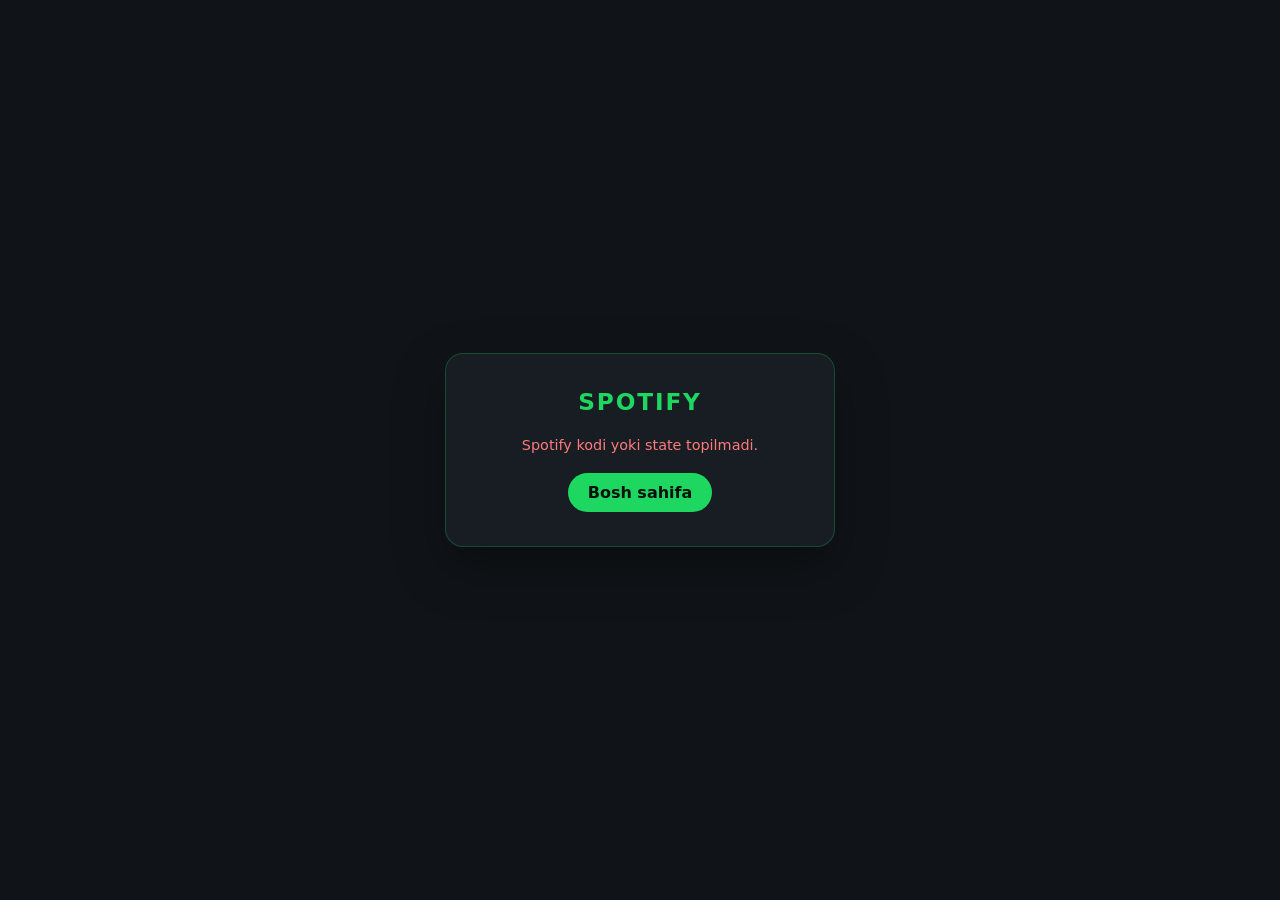
<file: callbackspotify.html>
<!DOCTYPE html>
<html lang="uz">
<head>
<meta charset="UTF-8">
<meta name="viewport" content="width=device-width, initial-scale=1.0">
<title>Spotify ulanmoqda...</title>
<style>
*{box-sizing:border-box;margin:0;padding:0}
body{min-height:100vh;display:flex;align-items:center;justify-content:center;background:#101418;color:#fff;font-family:Segoe UI,system-ui,sans-serif}
.box{width:min(90%,390px);padding:34px 28px;border-radius:18px;background:#171d22;border:1px solid rgba(30,215,96,.25);text-align:center;box-shadow:0 20px 50px rgba(0,0,0,.35)}
.logo{font-size:1.45rem;font-weight:900;letter-spacing:.08em;color:#1ed760;margin-bottom:20px}
.spinner{width:42px;height:42px;border:3px solid rgba(30,215,96,.18);border-top-color:#1ed760;border-radius:50%;animation:spin .8s linear infinite;margin:0 auto 16px}
@keyframes spin{to{transform:rotate(360deg)}}
.status{font-size:.95rem;color:rgba(255,255,255,.72);line-height:1.5}
.error{display:none;color:#ff7b7b;line-height:1.5;font-size:.9rem}
.success{display:none;flex-direction:column;align-items:center;gap:10px}
.avatar{width:64px;height:64px;border-radius:50%;object-fit:cover;border:2px solid rgba(30,215,96,.45);display:none}
.name{font-weight:800}
.btn{display:inline-block;margin-top:16px;padding:10px 20px;border-radius:999px;background:#1ed760;color:#07100a;text-decoration:none;font-weight:800}
</style>
</head>
<body>
<div class="box">
  <div class="logo">SPOTIFY</div>
  <div id="loading">
    <div class="spinner"></div>
    <div class="status" id="status">Spotify bilan bog'lanilmoqda...</div>
  </div>
  <div class="success" id="success">
    <img class="avatar" id="avatar" alt="Spotify avatar">
    <div class="name" id="name">Spotify ulandi</div>
    <div class="status">Profilga qaytilmoqda...</div>
  </div>
  <div class="error" id="error"></div>
  <a class="btn" id="backBtn" href="/" style="display:none">Bosh sahifa</a>
</div>

<script>
(async function(){
  const params = new URLSearchParams(window.location.search);
  const code = params.get('code');
  const state = params.get('state');
  const error = params.get('error');
  const loading = document.getElementById('loading');
  const errBox = document.getElementById('error');
  const backBtn = document.getElementById('backBtn');

  function showError(msg){
    loading.style.display = 'none';
    errBox.textContent = msg;
    errBox.style.display = 'block';
    backBtn.style.display = 'inline-block';
  }

  if(error){ showError('Spotify ulanish rad etildi: ' + error); return; }
  if(!code || !state){ showError('Spotify kodi yoki state topilmadi.'); return; }

  try{
    document.getElementById('status').textContent = 'Token tekshirilmoqda...';
    const res = await fetch('/api/auth/spotify/callback', {
      method: 'POST',
      headers: {'Content-Type':'application/json'},
      body: JSON.stringify({code, state})
    });
    const data = await res.json();
    if(!data.ok){ showError(data.error || 'Server xatosi'); return; }

    loading.style.display = 'none';
    const success = document.getElementById('success');
    const spotify = data.spotify || {};
    document.getElementById('name').textContent = (spotify.name || 'Spotify') + ' ulandi';
    if(spotify.image){
      const avatar = document.getElementById('avatar');
      avatar.src = spotify.image;
      avatar.style.display = 'block';
    }
    success.style.display = 'flex';
    setTimeout(()=>{ window.location.href = '/#profile'; }, 1400);
  }catch(e){
    showError("Serverga ulanib bo'lmadi: " + e.message);
  }
})();
</script>
</body>
</html>
</file>
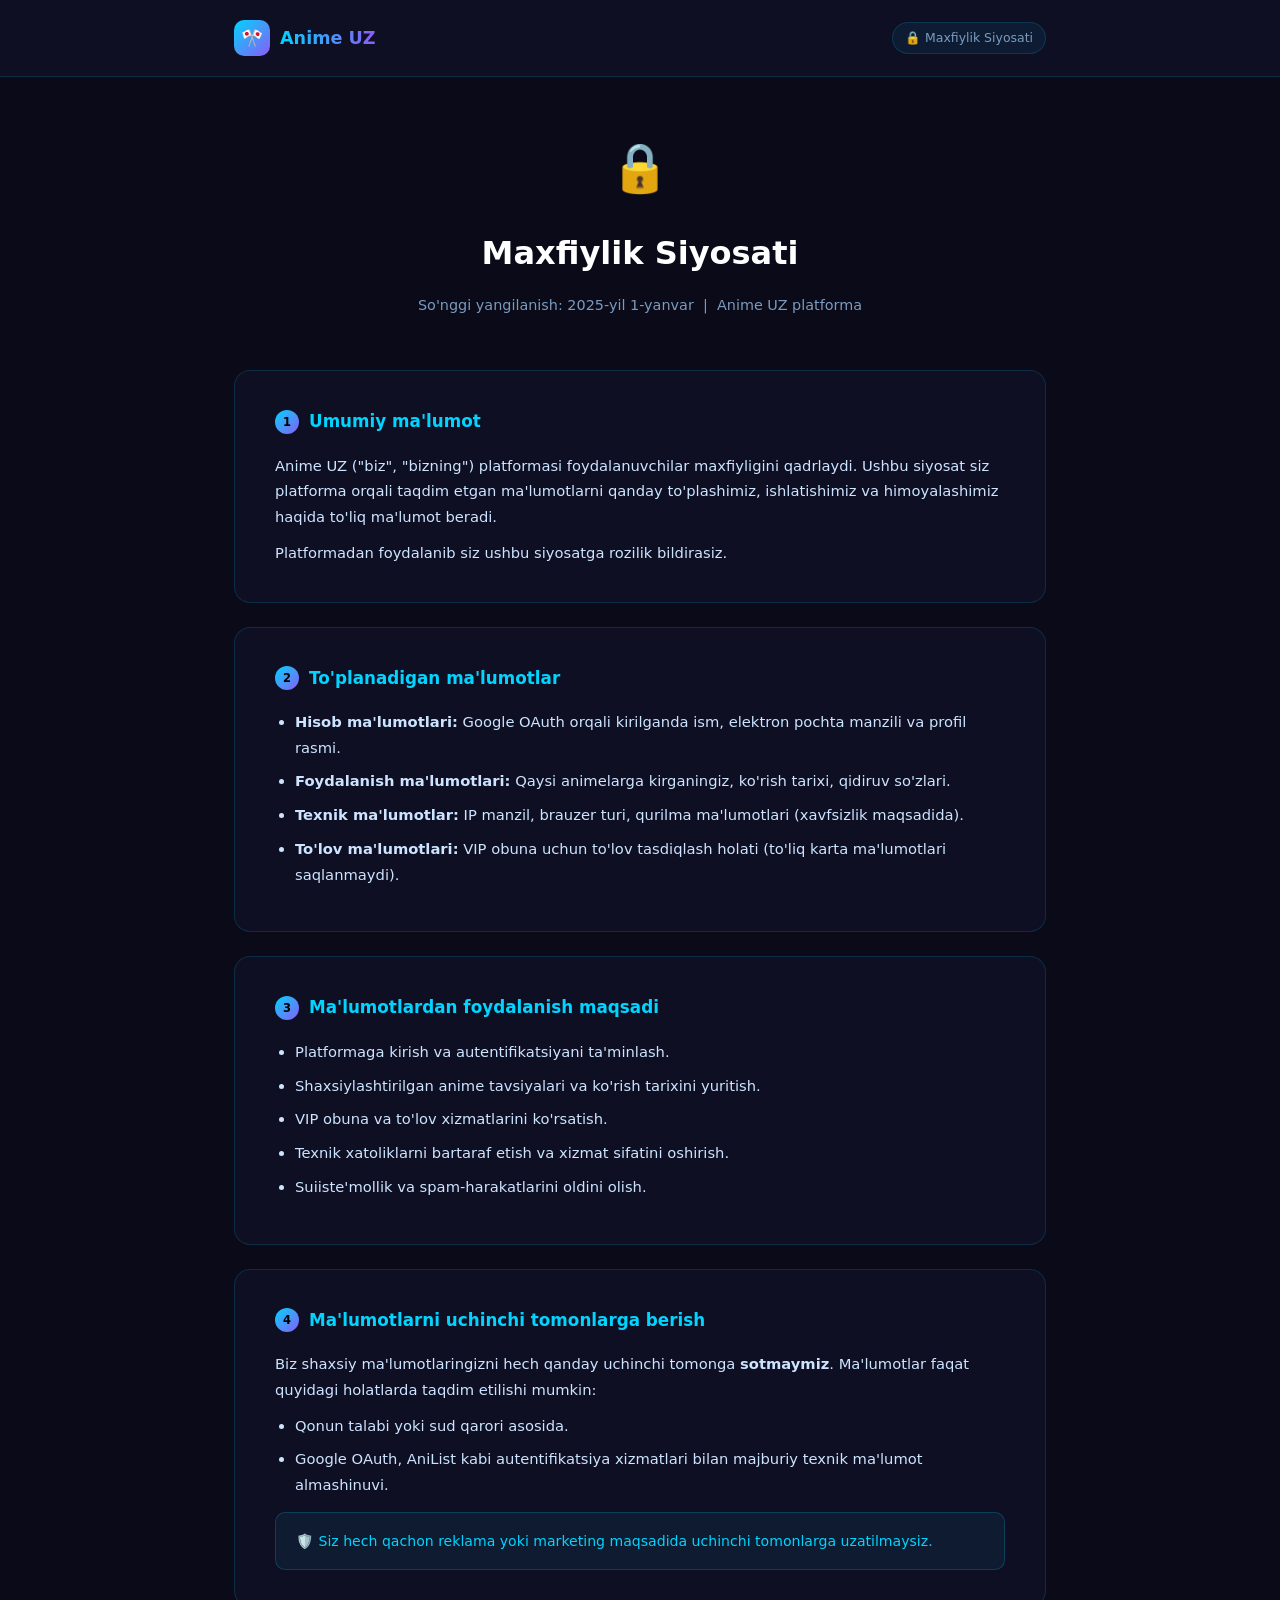
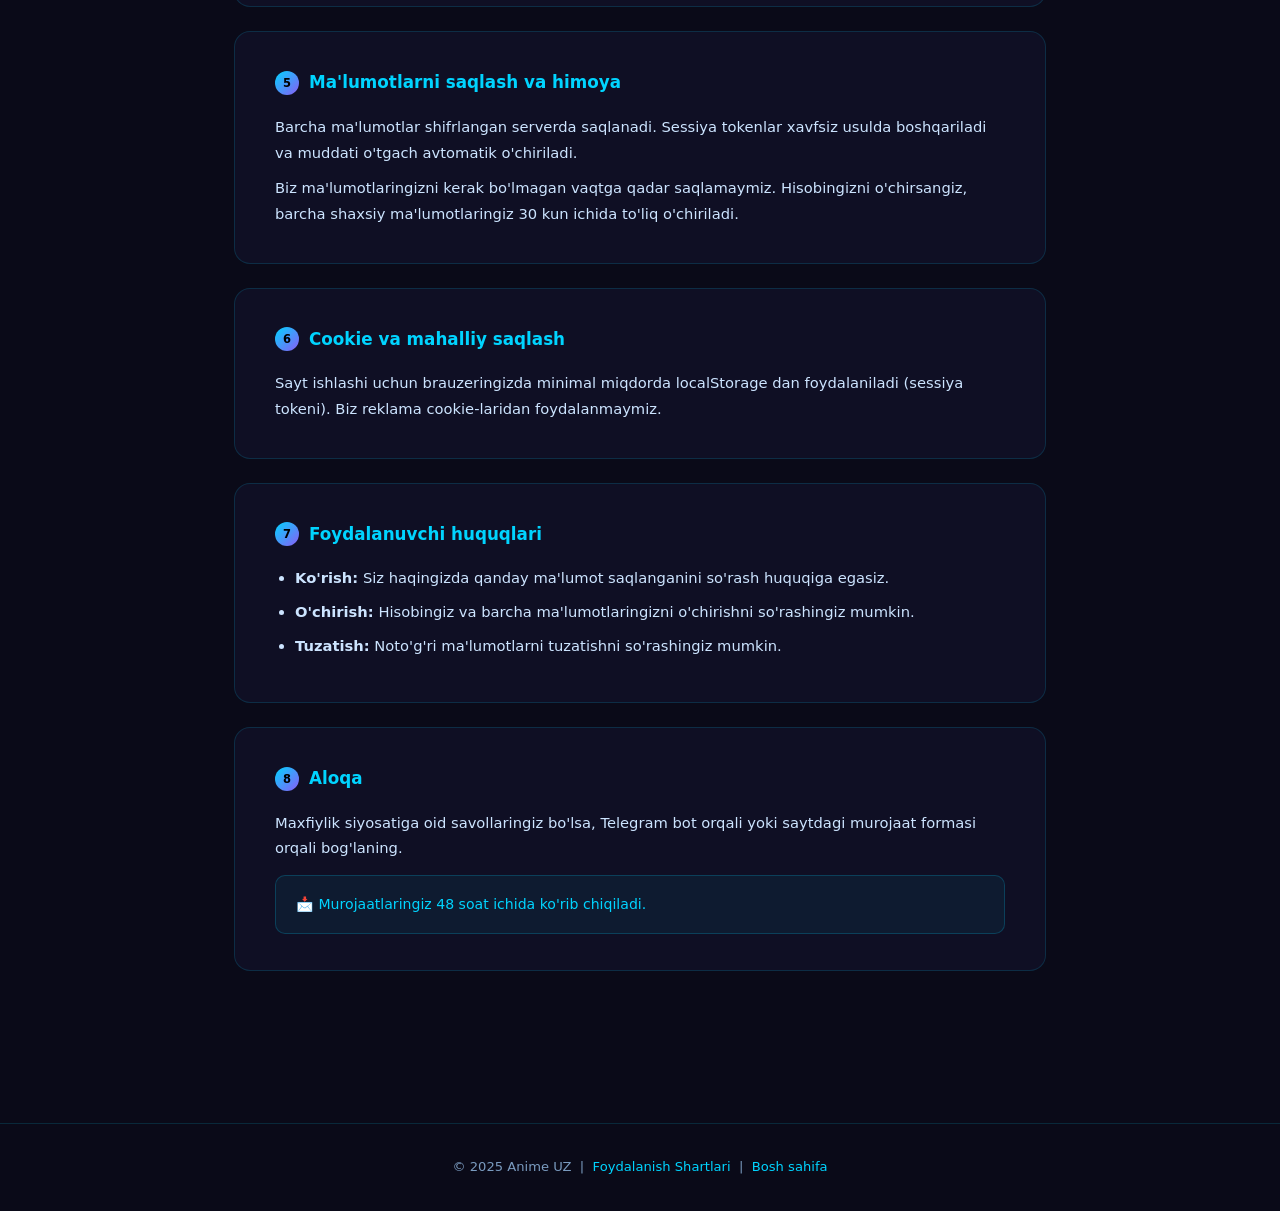
<file: privacy.html>
<!DOCTYPE html>
<html lang="uz">
<head>
  <meta charset="UTF-8" />
  <meta name="viewport" content="width=device-width, initial-scale=1.0" />
  <title>Maxfiylik Siyosati — Anime UZ</title>
  <style>
    :root {
      --bg:       #0a0a18;
      --surface:  #0f0f24;
      --border:   rgba(0,212,255,0.15);
      --accent:   #00d4ff;
      --accent2:  #8b5cf6;
      --text:     #cce4ff;
      --muted:    #7a9bbf;
      --heading:  #ffffff;
    }

    * { box-sizing: border-box; margin: 0; padding: 0; }

    body {
      background: var(--bg);
      color: var(--text);
      font-family: 'Segoe UI', system-ui, sans-serif;
      line-height: 1.75;
      min-height: 100vh;
    }

    /* ── Header ── */
    header {
      background: var(--surface);
      border-bottom: 1px solid var(--border);
      padding: 20px 0;
      position: sticky;
      top: 0;
      z-index: 100;
      backdrop-filter: blur(12px);
    }
    .header-inner {
      max-width: 860px;
      margin: 0 auto;
      padding: 0 24px;
      display: flex;
      align-items: center;
      gap: 16px;
    }
    .logo-link {
      display: flex;
      align-items: center;
      gap: 10px;
      text-decoration: none;
    }
    .logo-icon {
      width: 36px; height: 36px;
      background: linear-gradient(135deg, var(--accent), var(--accent2));
      border-radius: 10px;
      display: flex; align-items: center; justify-content: center;
      font-size: 18px;
    }
    .logo-text {
      font-size: 1.1rem;
      font-weight: 700;
      background: linear-gradient(90deg, var(--accent), var(--accent2));
      -webkit-background-clip: text;
      -webkit-text-fill-color: transparent;
    }
    .page-label {
      margin-left: auto;
      font-size: 0.78rem;
      color: var(--muted);
      background: rgba(0,212,255,0.07);
      border: 1px solid var(--border);
      padding: 4px 12px;
      border-radius: 20px;
    }

    /* ── Main ── */
    main {
      max-width: 860px;
      margin: 48px auto;
      padding: 0 24px 80px;
    }

    .doc-hero {
      text-align: center;
      margin-bottom: 52px;
    }
    .doc-hero .icon {
      font-size: 3rem;
      margin-bottom: 16px;
      display: block;
    }
    .doc-hero h1 {
      font-size: 2rem;
      color: var(--heading);
      margin-bottom: 12px;
    }
    .doc-hero p {
      color: var(--muted);
      font-size: 0.9rem;
    }

    .doc-card {
      background: var(--surface);
      border: 1px solid var(--border);
      border-radius: 16px;
      padding: 36px 40px;
      margin-bottom: 24px;
      transition: border-color 0.2s;
    }
    .doc-card:hover { border-color: rgba(0,212,255,0.3); }

    .doc-card h2 {
      color: var(--accent);
      font-size: 1.05rem;
      margin-bottom: 16px;
      display: flex;
      align-items: center;
      gap: 10px;
    }
    .doc-card h2 .num {
      background: linear-gradient(135deg, var(--accent), var(--accent2));
      color: #000;
      font-size: 0.72rem;
      font-weight: 800;
      width: 24px; height: 24px;
      border-radius: 50%;
      display: inline-flex;
      align-items: center; justify-content: center;
      flex-shrink: 0;
    }
    .doc-card p { color: var(--text); font-size: 0.92rem; margin-bottom: 10px; }
    .doc-card p:last-child { margin-bottom: 0; }
    .doc-card ul {
      padding-left: 20px;
      color: var(--text);
      font-size: 0.92rem;
    }
    .doc-card ul li { margin-bottom: 8px; }

    .highlight-box {
      background: rgba(0,212,255,0.06);
      border: 1px solid rgba(0,212,255,0.2);
      border-radius: 10px;
      padding: 16px 20px;
      margin-top: 14px;
      font-size: 0.88rem;
      color: var(--accent);
    }

    /* ── Footer ── */
    footer {
      text-align: center;
      padding: 32px 24px;
      border-top: 1px solid var(--border);
      color: var(--muted);
      font-size: 0.82rem;
    }
    footer a { color: var(--accent); text-decoration: none; }
    footer a:hover { text-decoration: underline; }

    @media (max-width: 600px) {
      .doc-card { padding: 24px 20px; }
      .doc-hero h1 { font-size: 1.5rem; }
    }
  </style>
</head>
<body>

<header>
  <div class="header-inner">
    <a href="/" class="logo-link">
      <div class="logo-icon">🎌</div>
      <span class="logo-text">Anime UZ</span>
    </a>
    <span class="page-label">🔒 Maxfiylik Siyosati</span>
  </div>
</header>

<main>
  <div class="doc-hero">
    <span class="icon">🔒</span>
    <h1>Maxfiylik Siyosati</h1>
    <p>So'nggi yangilanish: 2025-yil 1-yanvar &nbsp;|&nbsp; Anime UZ platforma</p>
  </div>

  <div class="doc-card">
    <h2><span class="num">1</span> Umumiy ma'lumot</h2>
    <p>Anime UZ ("biz", "bizning") platformasi foydalanuvchilar maxfiyligini qadrlaydi. Ushbu siyosat siz platforma orqali taqdim etgan ma'lumotlarni qanday to'plashimiz, ishlatishimiz va himoyalashimiz haqida to'liq ma'lumot beradi.</p>
    <p>Platformadan foydalanib siz ushbu siyosatga rozilik bildirasiz.</p>
  </div>

  <div class="doc-card">
    <h2><span class="num">2</span> To'planadigan ma'lumotlar</h2>
    <ul>
      <li><strong>Hisob ma'lumotlari:</strong> Google OAuth orqali kirilganda ism, elektron pochta manzili va profil rasmi.</li>
      <li><strong>Foydalanish ma'lumotlari:</strong> Qaysi animelarga kirganingiz, ko'rish tarixi, qidiruv so'zlari.</li>
      <li><strong>Texnik ma'lumotlar:</strong> IP manzil, brauzer turi, qurilma ma'lumotlari (xavfsizlik maqsadida).</li>
      <li><strong>To'lov ma'lumotlari:</strong> VIP obuna uchun to'lov tasdiqlash holati (to'liq karta ma'lumotlari saqlanmaydi).</li>
    </ul>
  </div>

  <div class="doc-card">
    <h2><span class="num">3</span> Ma'lumotlardan foydalanish maqsadi</h2>
    <ul>
      <li>Platformaga kirish va autentifikatsiyani ta'minlash.</li>
      <li>Shaxsiylashtirilgan anime tavsiyalari va ko'rish tarixini yuritish.</li>
      <li>VIP obuna va to'lov xizmatlarini ko'rsatish.</li>
      <li>Texnik xatoliklarni bartaraf etish va xizmat sifatini oshirish.</li>
      <li>Suiiste'mollik va spam-harakatlarini oldini olish.</li>
    </ul>
  </div>

  <div class="doc-card">
    <h2><span class="num">4</span> Ma'lumotlarni uchinchi tomonlarga berish</h2>
    <p>Biz shaxsiy ma'lumotlaringizni hech qanday uchinchi tomonga <strong>sotmaymiz</strong>. Ma'lumotlar faqat quyidagi holatlarda taqdim etilishi mumkin:</p>
    <ul>
      <li>Qonun talabi yoki sud qarori asosida.</li>
      <li>Google OAuth, AniList kabi autentifikatsiya xizmatlari bilan majburiy texnik ma'lumot almashinuvi.</li>
    </ul>
    <div class="highlight-box">🛡️ Siz hech qachon reklama yoki marketing maqsadida uchinchi tomonlarga uzatilmaysiz.</div>
  </div>

  <div class="doc-card">
    <h2><span class="num">5</span> Ma'lumotlarni saqlash va himoya</h2>
    <p>Barcha ma'lumotlar shifrlangan serverda saqlanadi. Sessiya tokenlar xavfsiz usulda boshqariladi va muddati o'tgach avtomatik o'chiriladi.</p>
    <p>Biz ma'lumotlaringizni kerak bo'lmagan vaqtga qadar saqlamaymiz. Hisobingizni o'chirsangiz, barcha shaxsiy ma'lumotlaringiz 30 kun ichida to'liq o'chiriladi.</p>
  </div>

  <div class="doc-card">
    <h2><span class="num">6</span> Cookie va mahalliy saqlash</h2>
    <p>Sayt ishlashi uchun brauzeringizda minimal miqdorda localStorage dan foydalaniladi (sessiya tokeni). Biz reklama cookie-laridan foydalanmaymiz.</p>
  </div>

  <div class="doc-card">
    <h2><span class="num">7</span> Foydalanuvchi huquqlari</h2>
    <ul>
      <li><strong>Ko'rish:</strong> Siz haqingizda qanday ma'lumot saqlanganini so'rash huquqiga egasiz.</li>
      <li><strong>O'chirish:</strong> Hisobingiz va barcha ma'lumotlaringizni o'chirishni so'rashingiz mumkin.</li>
      <li><strong>Tuzatish:</strong> Noto'g'ri ma'lumotlarni tuzatishni so'rashingiz mumkin.</li>
    </ul>
  </div>

  <div class="doc-card">
    <h2><span class="num">8</span> Aloqa</h2>
    <p>Maxfiylik siyosatiga oid savollaringiz bo'lsa, Telegram bot orqali yoki saytdagi murojaat formasi orqali bog'laning.</p>
    <div class="highlight-box">📩 Murojaatlaringiz 48 soat ichida ko'rib chiqiladi.</div>
  </div>
</main>

<footer>
  <p>© 2025 Anime UZ &nbsp;|&nbsp; <a href="/terms">Foydalanish Shartlari</a> &nbsp;|&nbsp; <a href="/">Bosh sahifa</a></p>
</footer>

</body>
</html>
</file>
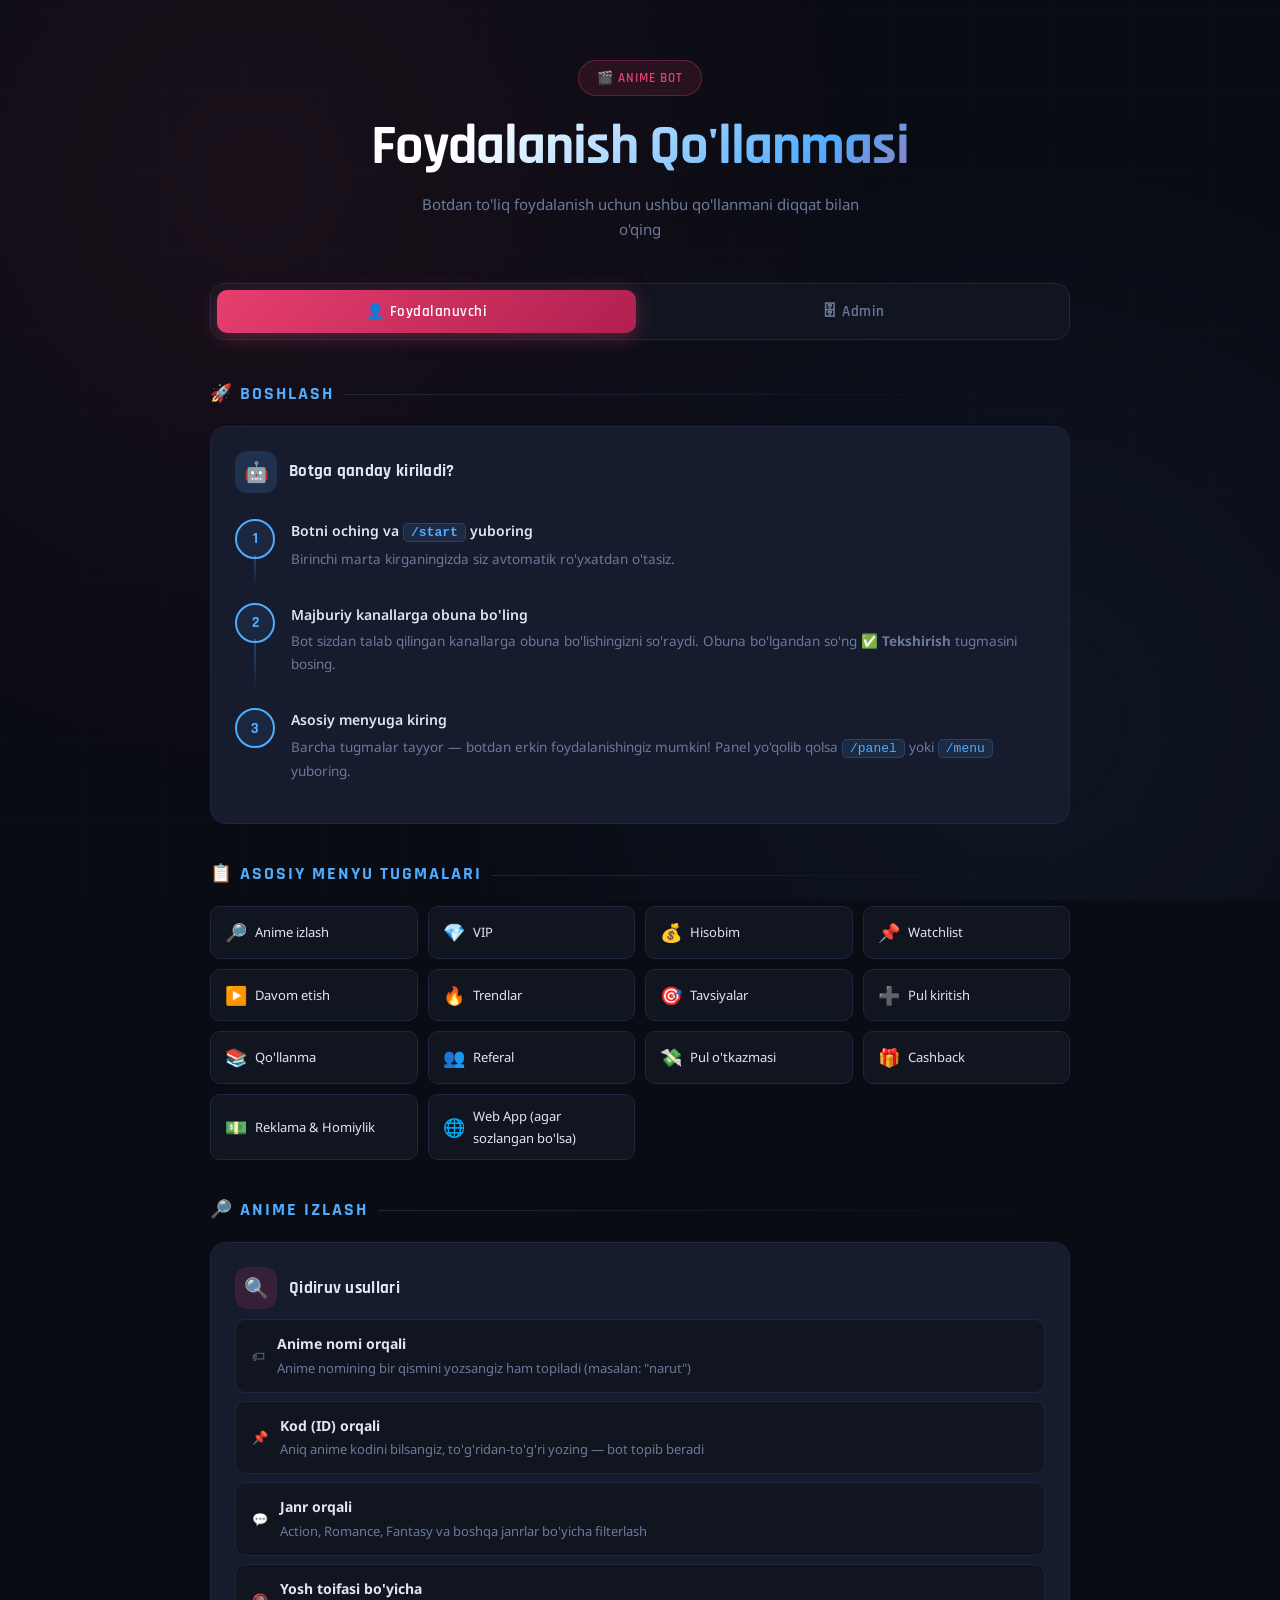
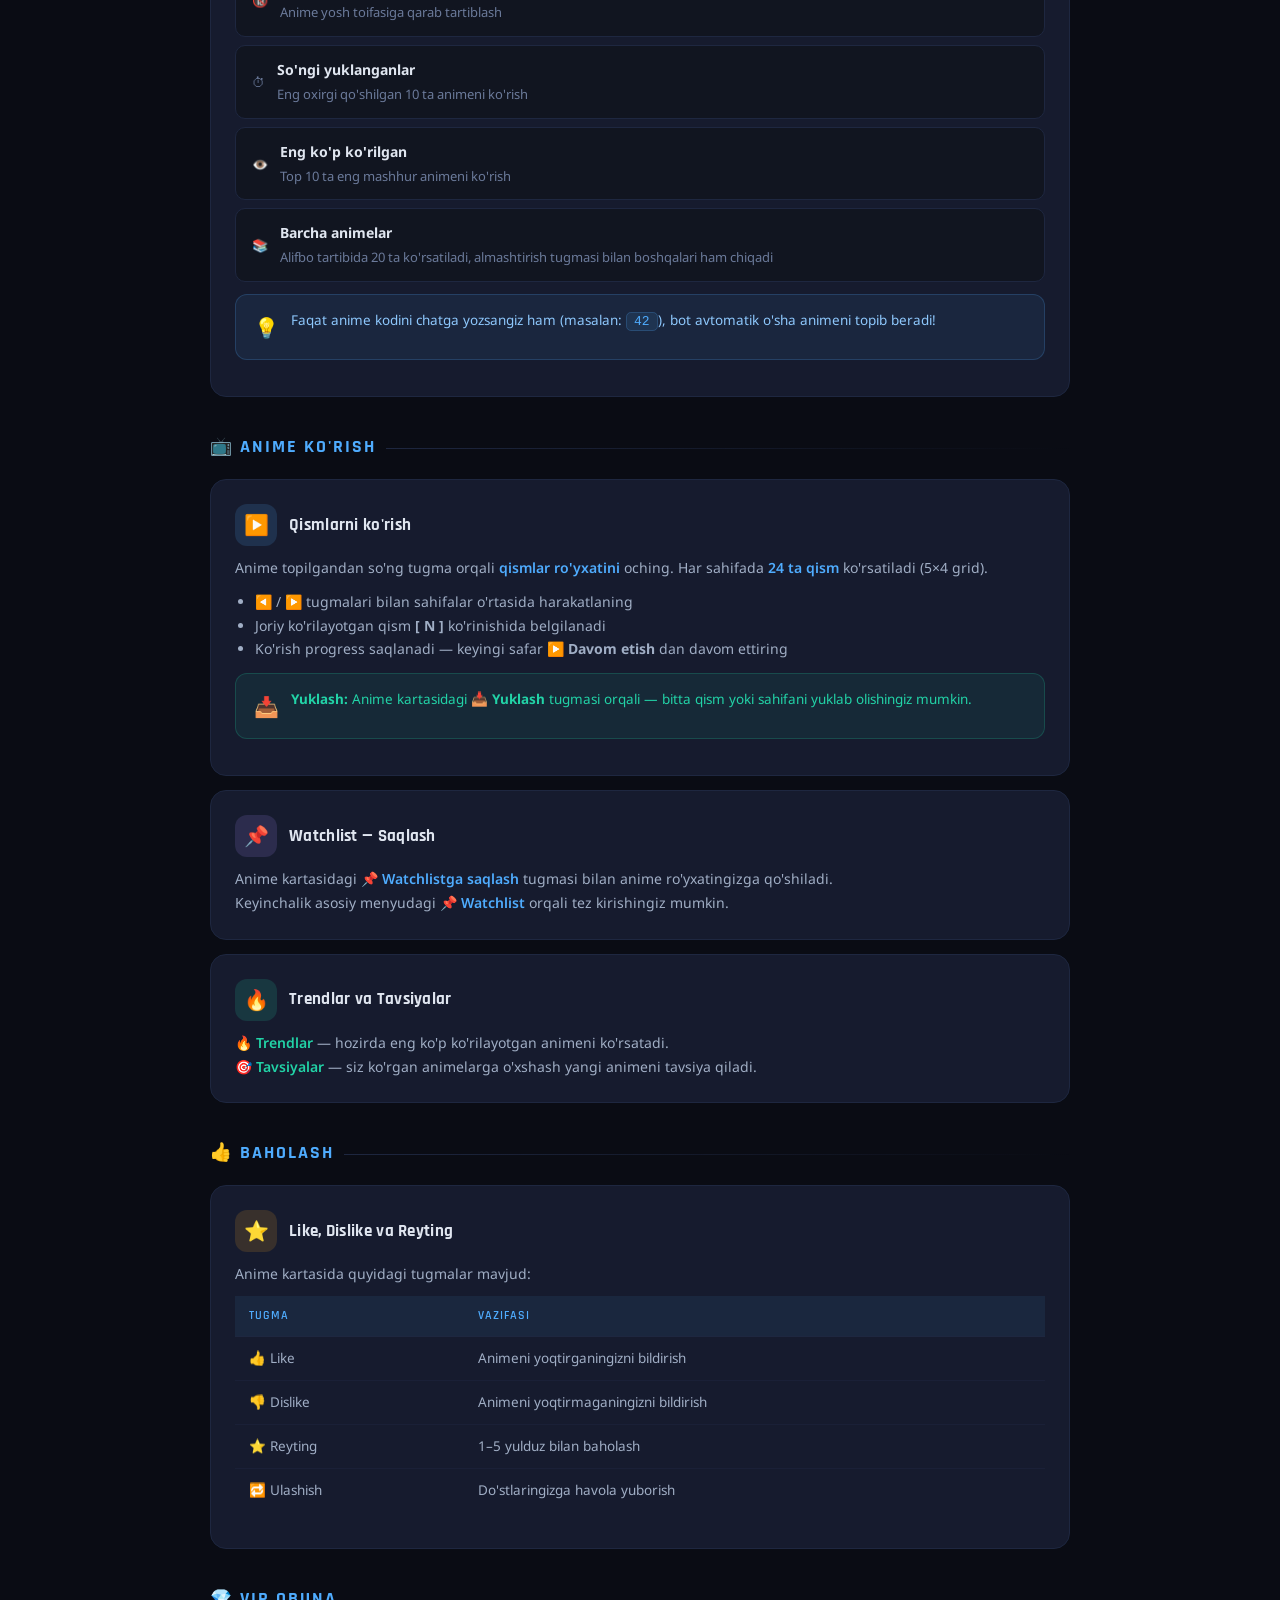
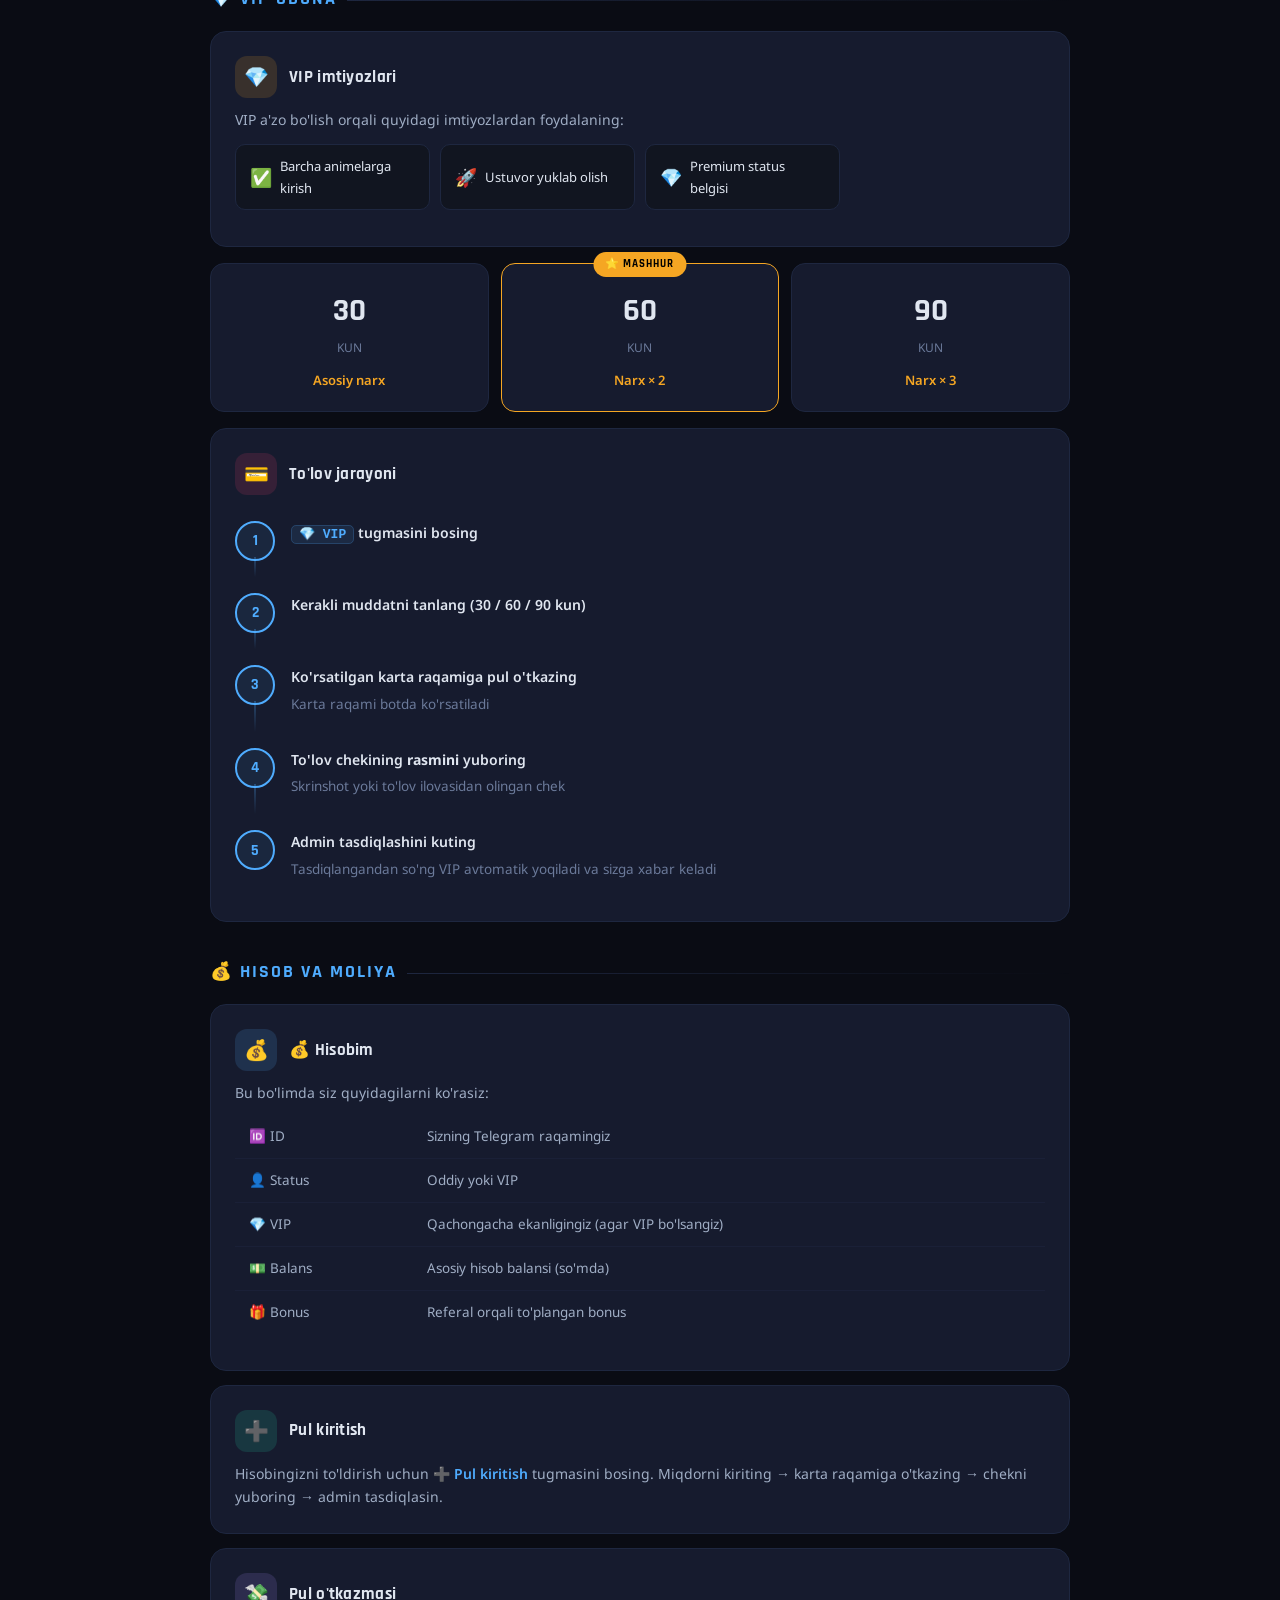
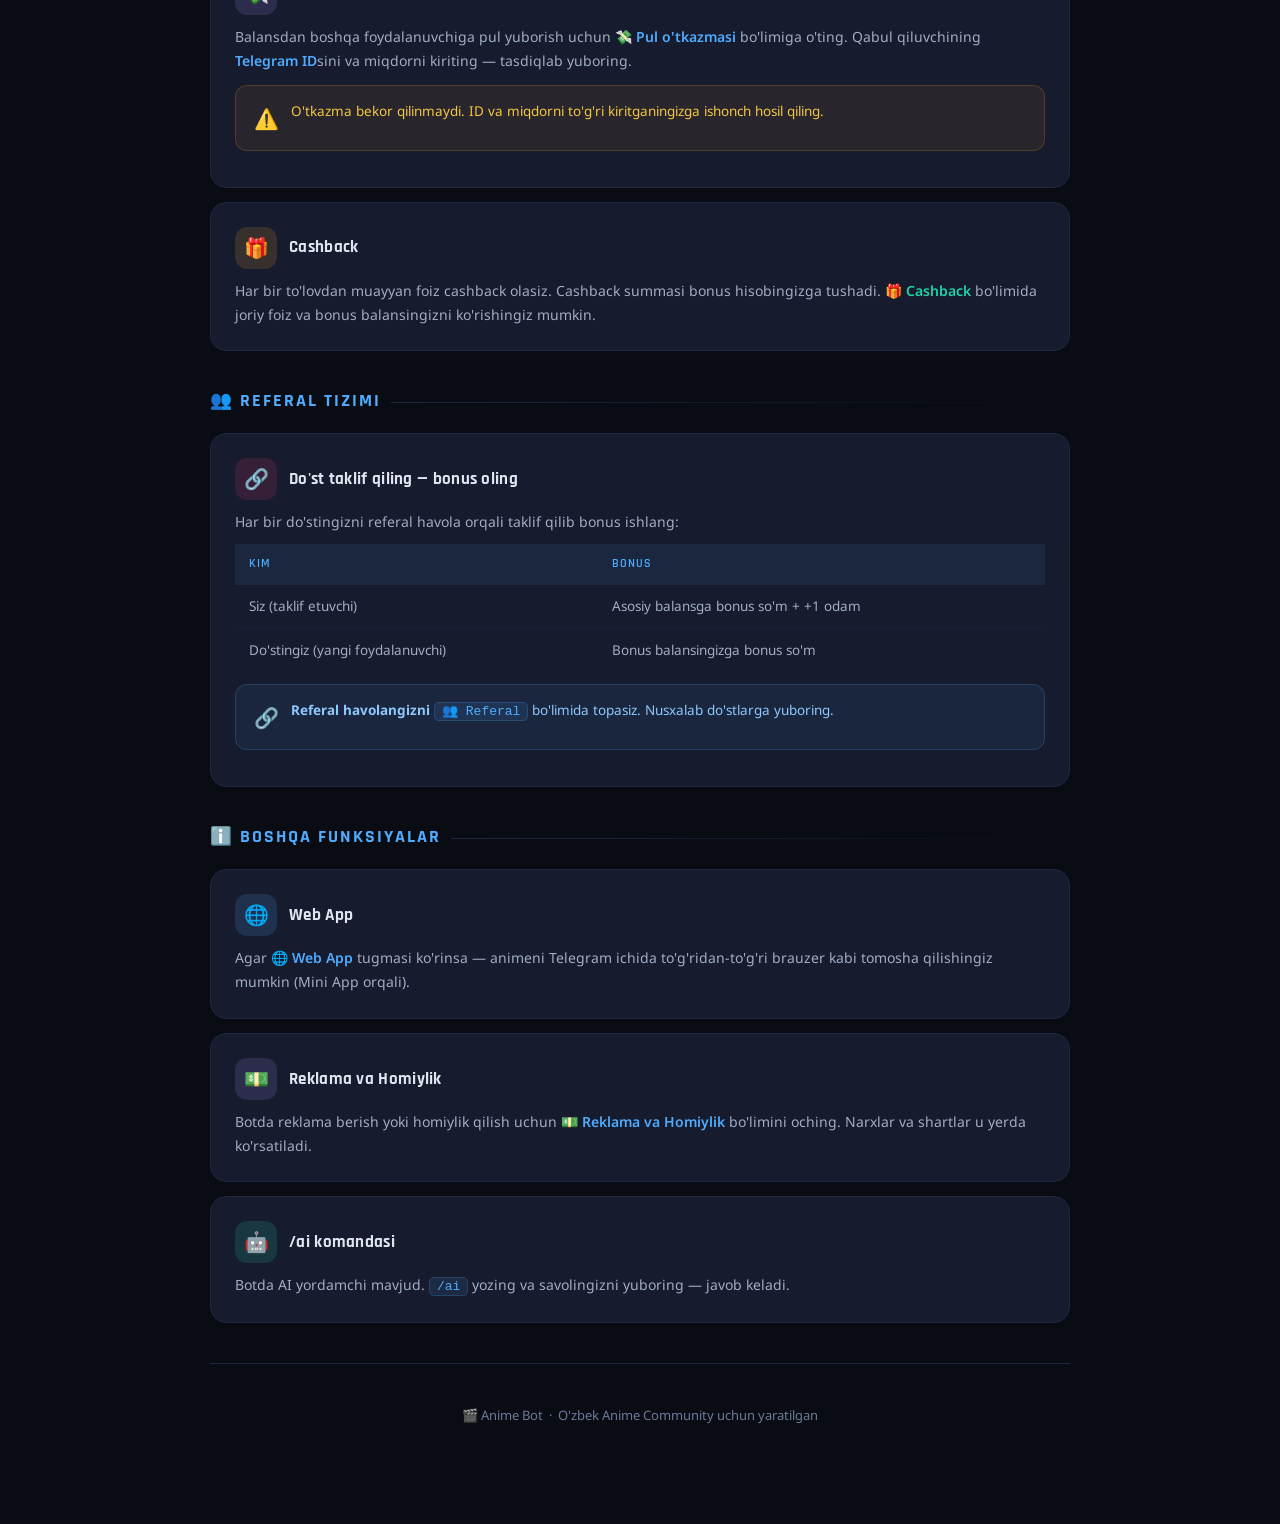
<file: qollanma.html>
<!DOCTYPE html>
<html lang="uz">
<head>
<meta charset="UTF-8">
<meta name="viewport" content="width=device-width, initial-scale=1.0">
<title>Anime Bot — Qo'llanma</title>
<link href="https://fonts.googleapis.com/css2?family=Rajdhani:wght@400;500;600;700&family=Noto+Sans:wght@300;400;500;700&display=swap" rel="stylesheet">
<style>
  :root {
    --bg: #0a0c14;
    --surface: #111520;
    --card: #161b2e;
    --border: #1e2740;
    --accent: #e63f6e;
    --accent2: #4facfe;
    --accent3: #a78bfa;
    --gold: #f5a623;
    --green: #22d3a7;
    --text: #e0e6f0;
    --muted: #6b7a9a;
    --glow: rgba(230, 63, 110, 0.18);
    --glow2: rgba(79, 172, 254, 0.15);
  }

  * { margin: 0; padding: 0; box-sizing: border-box; }

  body {
    background: var(--bg);
    color: var(--text);
    font-family: 'Noto Sans', sans-serif;
    font-size: 15px;
    line-height: 1.7;
    min-height: 100vh;
    overflow-x: hidden;
  }

  /* BG pattern */
  body::before {
    content: '';
    position: fixed;
    inset: 0;
    background-image:
      radial-gradient(circle at 20% 20%, rgba(230,63,110,0.07) 0%, transparent 50%),
      radial-gradient(circle at 80% 80%, rgba(79,172,254,0.06) 0%, transparent 50%),
      repeating-linear-gradient(0deg, transparent, transparent 80px, rgba(255,255,255,0.012) 80px, rgba(255,255,255,0.012) 81px),
      repeating-linear-gradient(90deg, transparent, transparent 80px, rgba(255,255,255,0.012) 80px, rgba(255,255,255,0.012) 81px);
    pointer-events: none;
    z-index: 0;
  }

  .wrapper {
    position: relative;
    z-index: 1;
    max-width: 900px;
    margin: 0 auto;
    padding: 0 20px 80px;
  }

  /* HEADER */
  header {
    text-align: center;
    padding: 60px 0 40px;
    position: relative;
  }

  .header-badge {
    display: inline-flex;
    align-items: center;
    gap: 8px;
    background: rgba(230,63,110,0.12);
    border: 1px solid rgba(230,63,110,0.3);
    border-radius: 100px;
    padding: 6px 18px;
    font-family: 'Rajdhani', sans-serif;
    font-size: 13px;
    font-weight: 600;
    color: var(--accent);
    letter-spacing: 1px;
    text-transform: uppercase;
    margin-bottom: 20px;
  }

  header h1 {
    font-family: 'Rajdhani', sans-serif;
    font-size: clamp(2.2rem, 6vw, 3.5rem);
    font-weight: 700;
    letter-spacing: -1px;
    line-height: 1.1;
    background: linear-gradient(135deg, #fff 30%, var(--accent2) 70%, var(--accent) 100%);
    -webkit-background-clip: text;
    -webkit-text-fill-color: transparent;
    background-clip: text;
    margin-bottom: 14px;
  }

  header p {
    color: var(--muted);
    font-size: 15px;
    max-width: 480px;
    margin: 0 auto;
  }

  .divider-line {
    height: 1px;
    background: linear-gradient(90deg, transparent, var(--border), var(--accent2), var(--border), transparent);
    margin: 40px 0;
    opacity: 0.6;
  }

  /* TAB NAV */
  .tab-nav {
    display: flex;
    gap: 8px;
    background: var(--surface);
    border: 1px solid var(--border);
    border-radius: 14px;
    padding: 6px;
    margin-bottom: 40px;
    position: sticky;
    top: 16px;
    z-index: 100;
    backdrop-filter: blur(16px);
  }

  .tab-btn {
    flex: 1;
    background: none;
    border: none;
    border-radius: 10px;
    padding: 12px 8px;
    color: var(--muted);
    font-family: 'Rajdhani', sans-serif;
    font-size: 15px;
    font-weight: 600;
    cursor: pointer;
    transition: all 0.25s;
    letter-spacing: 0.5px;
    text-align: center;
  }

  .tab-btn.active {
    background: linear-gradient(135deg, var(--accent), #b02050);
    color: #fff;
    box-shadow: 0 4px 20px rgba(230,63,110,0.35);
  }

  .tab-btn:not(.active):hover {
    color: var(--text);
    background: rgba(255,255,255,0.05);
  }

  /* TAB PANELS */
  .tab-panel { display: none; }
  .tab-panel.active { display: block; }

  /* SECTION */
  .section {
    margin-bottom: 36px;
  }

  .section-title {
    font-family: 'Rajdhani', sans-serif;
    font-size: 1.1rem;
    font-weight: 700;
    letter-spacing: 2px;
    text-transform: uppercase;
    color: var(--accent2);
    margin-bottom: 16px;
    display: flex;
    align-items: center;
    gap: 10px;
  }

  .section-title::after {
    content: '';
    flex: 1;
    height: 1px;
    background: linear-gradient(90deg, var(--border), transparent);
  }

  /* CARDS */
  .card {
    background: var(--card);
    border: 1px solid var(--border);
    border-radius: 16px;
    padding: 24px;
    margin-bottom: 14px;
    position: relative;
    overflow: hidden;
    transition: border-color 0.2s, transform 0.2s;
  }

  .card:hover {
    border-color: rgba(79,172,254,0.3);
    transform: translateY(-2px);
  }

  .card::before {
    content: '';
    position: absolute;
    top: 0; left: 0; right: 0;
    height: 2px;
    background: linear-gradient(90deg, transparent, var(--accent2), transparent);
    opacity: 0;
    transition: opacity 0.3s;
  }

  .card:hover::before { opacity: 1; }

  .card-head {
    display: flex;
    align-items: center;
    gap: 12px;
    margin-bottom: 10px;
  }

  .card-icon {
    width: 42px; height: 42px;
    border-radius: 12px;
    display: flex; align-items: center; justify-content: center;
    font-size: 20px;
    flex-shrink: 0;
  }

  .card-icon.pink { background: rgba(230,63,110,0.15); }
  .card-icon.blue { background: rgba(79,172,254,0.15); }
  .card-icon.purple { background: rgba(167,139,250,0.15); }
  .card-icon.gold { background: rgba(245,166,35,0.15); }
  .card-icon.green { background: rgba(34,211,167,0.15); }

  .card-title {
    font-family: 'Rajdhani', sans-serif;
    font-size: 1.05rem;
    font-weight: 700;
    color: var(--text);
    letter-spacing: 0.3px;
  }

  .card-body {
    color: #a0aec5;
    font-size: 14px;
    line-height: 1.7;
  }

  /* STEPS */
  .steps {
    display: flex;
    flex-direction: column;
    gap: 0;
  }

  .step {
    display: flex;
    gap: 16px;
    padding: 16px 0;
    position: relative;
  }

  .step:not(:last-child)::after {
    content: '';
    position: absolute;
    left: 19px;
    top: 52px;
    bottom: 0;
    width: 2px;
    background: linear-gradient(180deg, var(--accent2), transparent);
    opacity: 0.3;
  }

  .step-num {
    width: 40px; height: 40px;
    border-radius: 50%;
    border: 2px solid var(--accent2);
    display: flex; align-items: center; justify-content: center;
    font-family: 'Rajdhani', sans-serif;
    font-weight: 700;
    font-size: 15px;
    color: var(--accent2);
    flex-shrink: 0;
    background: rgba(79,172,254,0.08);
  }

  .step-content { flex: 1; }
  .step-title {
    font-weight: 600;
    color: var(--text);
    margin-bottom: 4px;
  }
  .step-desc { color: var(--muted); font-size: 13.5px; }

  /* COMMAND BOX */
  .cmd-box {
    background: rgba(10,12,20,0.8);
    border: 1px solid var(--border);
    border-left: 3px solid var(--accent);
    border-radius: 10px;
    padding: 12px 16px;
    font-family: 'Rajdhani', sans-serif;
    font-size: 14px;
    color: var(--accent2);
    display: flex;
    align-items: center;
    gap: 10px;
    margin: 8px 0;
    letter-spacing: 0.5px;
  }

  .cmd-box .cmd-label {
    color: var(--muted);
    font-size: 12px;
    font-weight: 500;
    letter-spacing: 1px;
    white-space: nowrap;
  }

  /* BADGE GRID */
  .badge-grid {
    display: grid;
    grid-template-columns: repeat(auto-fill, minmax(180px, 1fr));
    gap: 10px;
    margin: 12px 0;
  }

  .badge {
    background: var(--surface);
    border: 1px solid var(--border);
    border-radius: 10px;
    padding: 10px 14px;
    display: flex;
    align-items: center;
    gap: 8px;
    font-size: 13px;
    color: var(--text);
    transition: border-color 0.2s;
  }

  .badge:hover { border-color: var(--accent); }
  .badge .b-icon { font-size: 18px; }

  /* TABLE */
  .info-table {
    width: 100%;
    border-collapse: collapse;
    font-size: 13.5px;
    margin: 12px 0;
  }

  .info-table th {
    text-align: left;
    padding: 10px 14px;
    background: rgba(79,172,254,0.08);
    color: var(--accent2);
    font-family: 'Rajdhani', sans-serif;
    font-weight: 600;
    font-size: 12px;
    letter-spacing: 1px;
    text-transform: uppercase;
    border-bottom: 1px solid var(--border);
  }

  .info-table td {
    padding: 10px 14px;
    border-bottom: 1px solid rgba(30,39,64,0.5);
    color: #a0aec5;
    vertical-align: top;
  }

  .info-table tr:last-child td { border-bottom: none; }
  .info-table tr:hover td { background: rgba(255,255,255,0.02); }

  /* ALERT */
  .alert {
    border-radius: 12px;
    padding: 14px 18px;
    display: flex;
    gap: 12px;
    align-items: flex-start;
    margin: 12px 0;
    font-size: 13.5px;
  }

  .alert.info {
    background: rgba(79,172,254,0.08);
    border: 1px solid rgba(79,172,254,0.2);
    color: #8ec8fd;
  }

  .alert.warning {
    background: rgba(245,166,35,0.08);
    border: 1px solid rgba(245,166,35,0.2);
    color: #f5c842;
  }

  .alert.success {
    background: rgba(34,211,167,0.08);
    border: 1px solid rgba(34,211,167,0.2);
    color: var(--green);
  }

  .alert-icon { font-size: 20px; flex-shrink: 0; margin-top: 2px; }

  /* VIP CARDS */
  .vip-plans {
    display: grid;
    grid-template-columns: repeat(3, 1fr);
    gap: 12px;
    margin: 16px 0;
  }

  @media (max-width: 600px) {
    .vip-plans { grid-template-columns: 1fr; }
    .tab-btn { font-size: 13px; padding: 10px 6px; }
    header h1 { font-size: 2rem; }
    .badge-grid { grid-template-columns: repeat(auto-fill, minmax(150px, 1fr)); }
  }

  .vip-plan {
    background: var(--card);
    border: 1px solid var(--border);
    border-radius: 14px;
    padding: 20px 16px;
    text-align: center;
    transition: transform 0.2s, border-color 0.2s;
  }

  .vip-plan:hover { transform: translateY(-4px); }

  .vip-plan.popular {
    border-color: var(--gold);
    position: relative;
  }

  .popular-tag {
    position: absolute;
    top: -12px; left: 50%; transform: translateX(-50%);
    background: var(--gold);
    color: #000;
    font-family: 'Rajdhani', sans-serif;
    font-size: 11px;
    font-weight: 700;
    letter-spacing: 1px;
    padding: 3px 12px;
    border-radius: 100px;
    white-space: nowrap;
  }

  .plan-days {
    font-family: 'Rajdhani', sans-serif;
    font-size: 2rem;
    font-weight: 700;
    color: var(--text);
  }

  .plan-label { font-size: 12px; color: var(--muted); margin-bottom: 10px; }
  .plan-price { font-size: 13px; color: var(--gold); font-weight: 600; }

  /* SEARCH TYPES */
  .search-types { display: flex; flex-direction: column; gap: 8px; }
  .search-type {
    display: flex; align-items: center; gap: 12px;
    background: var(--surface);
    border: 1px solid var(--border);
    border-radius: 10px;
    padding: 12px 16px;
    font-size: 14px;
  }
  .search-type strong { color: var(--text); }
  .search-type span { color: var(--muted); font-size: 13px; }

  /* ADMIN SECTION accent */
  .admin-accent { --accent2: #a78bfa; }
  .admin-card {
    border-color: rgba(167,139,250,0.15);
  }
  .admin-card:hover { border-color: rgba(167,139,250,0.35); }
  .admin-card::before { background: linear-gradient(90deg, transparent, var(--accent3), transparent); }

  /* Highlight */
  .hl { color: var(--accent2); font-weight: 600; }
  .hl-r { color: var(--accent); font-weight: 600; }
  .hl-g { color: var(--green); font-weight: 600; }
  .hl-gold { color: var(--gold); font-weight: 600; }

  /* Footer */
  footer {
    text-align: center;
    padding: 40px 0 20px;
    color: var(--muted);
    font-size: 13px;
    border-top: 1px solid var(--border);
    margin-top: 40px;
  }

  /* Animate in */
  @keyframes fadeUp {
    from { opacity: 0; transform: translateY(20px); }
    to { opacity: 1; transform: translateY(0); }
  }

  .tab-panel.active { animation: fadeUp 0.35s ease; }

  code {
    background: rgba(79,172,254,0.1);
    border: 1px solid rgba(79,172,254,0.2);
    border-radius: 5px;
    padding: 1px 7px;
    font-size: 13px;
    color: var(--accent2);
    font-family: monospace;
  }
</style>
</head>
<body>
<div class="wrapper">

  <!-- HEADER -->
  <header>
    <div class="header-badge">🎬 Anime Bot</div>
    <h1>Foydalanish Qo'llanmasi</h1>
    <p>Botdan to'liq foydalanish uchun ushbu qo'llanmani diqqat bilan o'qing</p>
  </header>

  <!-- TAB NAV -->
  <div class="tab-nav">
    <button class="tab-btn active" onclick="switchTab('user', this)">👤 Foydalanuvchi</button>
    <button class="tab-btn" onclick="switchTab('admin', this)">🗄 Admin</button>
  </div>

  <!-- ═══════════════════════════════════════════════════ -->
  <!--                  USER PANEL                        -->
  <!-- ═══════════════════════════════════════════════════ -->
  <div class="tab-panel active" id="tab-user">

    <!-- Boshlash -->
    <div class="section">
      <div class="section-title">🚀 Boshlash</div>
      <div class="card">
        <div class="card-head">
          <div class="card-icon blue">🤖</div>
          <div class="card-title">Botga qanday kiriladi?</div>
        </div>
        <div class="card-body">
          <div class="steps">
            <div class="step">
              <div class="step-num">1</div>
              <div class="step-content">
                <div class="step-title">Botni oching va <code>/start</code> yuboring</div>
                <div class="step-desc">Birinchi marta kirganingizda siz avtomatik ro'yxatdan o'tasiz.</div>
              </div>
            </div>
            <div class="step">
              <div class="step-num">2</div>
              <div class="step-content">
                <div class="step-title">Majburiy kanallarga obuna bo'ling</div>
                <div class="step-desc">Bot sizdan talab qilingan kanallarga obuna bo'lishingizni so'raydi. Obuna bo'lgandan so'ng <strong>✅ Tekshirish</strong> tugmasini bosing.</div>
              </div>
            </div>
            <div class="step">
              <div class="step-num">3</div>
              <div class="step-content">
                <div class="step-title">Asosiy menyuga kiring</div>
                <div class="step-desc">Barcha tugmalar tayyor — botdan erkin foydalanishingiz mumkin! Panel yo'qolib qolsa <code>/panel</code> yoki <code>/menu</code> yuboring.</div>
              </div>
            </div>
          </div>
        </div>
      </div>
    </div>

    <!-- Asosiy menyU -->
    <div class="section">
      <div class="section-title">📋 Asosiy menyu tugmalari</div>

      <div class="badge-grid">
        <div class="badge"><span class="b-icon">🔎</span> Anime izlash</div>
        <div class="badge"><span class="b-icon">💎</span> VIP</div>
        <div class="badge"><span class="b-icon">💰</span> Hisobim</div>
        <div class="badge"><span class="b-icon">📌</span> Watchlist</div>
        <div class="badge"><span class="b-icon">▶️</span> Davom etish</div>
        <div class="badge"><span class="b-icon">🔥</span> Trendlar</div>
        <div class="badge"><span class="b-icon">🎯</span> Tavsiyalar</div>
        <div class="badge"><span class="b-icon">➕</span> Pul kiritish</div>
        <div class="badge"><span class="b-icon">📚</span> Qo'llanma</div>
        <div class="badge"><span class="b-icon">👥</span> Referal</div>
        <div class="badge"><span class="b-icon">💸</span> Pul o'tkazmasi</div>
        <div class="badge"><span class="b-icon">🎁</span> Cashback</div>
        <div class="badge"><span class="b-icon">💵</span> Reklama & Homiylik</div>
        <div class="badge"><span class="b-icon">🌐</span> Web App (agar sozlangan bo'lsa)</div>
      </div>
    </div>

    <!-- Anime izlash -->
    <div class="section">
      <div class="section-title">🔎 Anime Izlash</div>
      <div class="card">
        <div class="card-head">
          <div class="card-icon pink">🔍</div>
          <div class="card-title">Qidiruv usullari</div>
        </div>
        <div class="card-body">
          <div class="search-types">
            <div class="search-type">
              <span class="b-icon">🏷</span>
              <div><strong>Anime nomi orqali</strong><br><span>Anime nomining bir qismini yozsangiz ham topiladi (masalan: "narut")</span></div>
            </div>
            <div class="search-type">
              <span class="b-icon">📌</span>
              <div><strong>Kod (ID) orqali</strong><br><span>Aniq anime kodini bilsangiz, to'g'ridan-to'g'ri yozing — bot topib beradi</span></div>
            </div>
            <div class="search-type">
              <span class="b-icon">💬</span>
              <div><strong>Janr orqali</strong><br><span>Action, Romance, Fantasy va boshqa janrlar bo'yicha filterlash</span></div>
            </div>
            <div class="search-type">
              <span class="b-icon">🔞</span>
              <div><strong>Yosh toifasi bo'yicha</strong><br><span>Anime yosh toifasiga qarab tartiblash</span></div>
            </div>
            <div class="search-type">
              <span class="b-icon">⏱</span>
              <div><strong>So'ngi yuklanganlar</strong><br><span>Eng oxirgi qo'shilgan 10 ta animeni ko'rish</span></div>
            </div>
            <div class="search-type">
              <span class="b-icon">👁️</span>
              <div><strong>Eng ko'p ko'rilgan</strong><br><span>Top 10 ta eng mashhur animeni ko'rish</span></div>
            </div>
            <div class="search-type">
              <span class="b-icon">📚</span>
              <div><strong>Barcha animelar</strong><br><span>Alifbo tartibida 20 ta ko'rsatiladi, almashtirish tugmasi bilan boshqalari ham chiqadi</span></div>
            </div>
          </div>
          <div class="alert info" style="margin-top:12px">
            <div class="alert-icon">💡</div>
            <div>Faqat anime kodini chatga yozsangiz ham (masalan: <code>42</code>), bot avtomatik o'sha animeni topib beradi!</div>
          </div>
        </div>
      </div>
    </div>

    <!-- Anime ko'rish -->
    <div class="section">
      <div class="section-title">📺 Anime Ko'rish</div>
      <div class="card">
        <div class="card-head">
          <div class="card-icon blue">▶️</div>
          <div class="card-title">Qismlarni ko'rish</div>
        </div>
        <div class="card-body">
          <p>Anime topilgandan so'ng tugma orqali <span class="hl">qismlar ro'yxatini</span> oching. Har sahifada <span class="hl">24 ta qism</span> ko'rsatiladi (5×4 grid).</p>
          <ul style="margin: 10px 0 10px 20px; color: #a0aec5;">
            <li>◀️ / ▶️ tugmalari bilan sahifalar o'rtasida harakatlaning</li>
            <li>Joriy ko'rilayotgan qism <strong>[ N ]</strong> ko'rinishida belgilanadi</li>
            <li>Ko'rish progress saqlanadi — keyingi safar <strong>▶️ Davom etish</strong> dan davom ettiring</li>
          </ul>
          <div class="alert success">
            <div class="alert-icon">📥</div>
            <div><strong>Yuklash:</strong> Anime kartasidagi <strong>📥 Yuklash</strong> tugmasi orqali — bitta qism yoki sahifani yuklab olishingiz mumkin.</div>
          </div>
        </div>
      </div>

      <div class="card">
        <div class="card-head">
          <div class="card-icon purple">📌</div>
          <div class="card-title">Watchlist — Saqlash</div>
        </div>
        <div class="card-body">
          <p>Anime kartasidagi <span class="hl">📌 Watchlistga saqlash</span> tugmasi bilan anime ro'yxatingizga qo'shiladi.<br>
          Keyinchalik asosiy menyudagi <span class="hl">📌 Watchlist</span> orqali tez kirishingiz mumkin.</p>
        </div>
      </div>

      <div class="card">
        <div class="card-head">
          <div class="card-icon green">🔥</div>
          <div class="card-title">Trendlar va Tavsiyalar</div>
        </div>
        <div class="card-body">
          <p><span class="hl-g">🔥 Trendlar</span> — hozirda eng ko'p ko'rilayotgan animeni ko'rsatadi.<br>
          <span class="hl-g">🎯 Tavsiyalar</span> — siz ko'rgan animelarga o'xshash yangi animeni tavsiya qiladi.</p>
        </div>
      </div>
    </div>

    <!-- Baholash -->
    <div class="section">
      <div class="section-title">👍 Baholash</div>
      <div class="card">
        <div class="card-head">
          <div class="card-icon gold">⭐</div>
          <div class="card-title">Like, Dislike va Reyting</div>
        </div>
        <div class="card-body">
          <p>Anime kartasida quyidagi tugmalar mavjud:</p>
          <table class="info-table" style="margin-top:10px">
            <thead><tr><th>Tugma</th><th>Vazifasi</th></tr></thead>
            <tbody>
              <tr><td>👍 Like</td><td>Animeni yoqtirganingizni bildirish</td></tr>
              <tr><td>👎 Dislike</td><td>Animeni yoqtirmaganingizni bildirish</td></tr>
              <tr><td>⭐ Reyting</td><td>1–5 yulduz bilan baholash</td></tr>
              <tr><td>🔁 Ulashish</td><td>Do'stlaringizga havola yuborish</td></tr>
            </tbody>
          </table>
        </div>
      </div>
    </div>

    <!-- VIP -->
    <div class="section">
      <div class="section-title">💎 VIP Obuna</div>
      <div class="card">
        <div class="card-head">
          <div class="card-icon gold">💎</div>
          <div class="card-title">VIP imtiyozlari</div>
        </div>
        <div class="card-body">
          <p style="margin-bottom:12px">VIP a'zo bo'lish orqali quyidagi imtiyozlardan foydalaning:</p>
          <div class="badge-grid">
            <div class="badge"><span class="b-icon">✅</span> Barcha animelarga kirish</div>
            <div class="badge"><span class="b-icon">🚀</span> Ustuvor yuklab olish</div>
            <div class="badge"><span class="b-icon">💎</span> Premium status belgisi</div>
          </div>
        </div>
      </div>

      <div class="vip-plans">
        <div class="vip-plan">
          <div class="plan-days">30</div>
          <div class="plan-label">KUN</div>
          <div class="plan-price">Asosiy narx</div>
        </div>
        <div class="vip-plan popular">
          <div class="popular-tag">⭐ MASHHUR</div>
          <div class="plan-days">60</div>
          <div class="plan-label">KUN</div>
          <div class="plan-price">Narx × 2</div>
        </div>
        <div class="vip-plan">
          <div class="plan-days">90</div>
          <div class="plan-label">KUN</div>
          <div class="plan-price">Narx × 3</div>
        </div>
      </div>

      <div class="card">
        <div class="card-head">
          <div class="card-icon pink">💳</div>
          <div class="card-title">To'lov jarayoni</div>
        </div>
        <div class="card-body">
          <div class="steps">
            <div class="step">
              <div class="step-num">1</div>
              <div class="step-content">
                <div class="step-title"><code>💎 VIP</code> tugmasini bosing</div>
              </div>
            </div>
            <div class="step">
              <div class="step-num">2</div>
              <div class="step-content">
                <div class="step-title">Kerakli muddatni tanlang (30 / 60 / 90 kun)</div>
              </div>
            </div>
            <div class="step">
              <div class="step-num">3</div>
              <div class="step-content">
                <div class="step-title">Ko'rsatilgan karta raqamiga pul o'tkazing</div>
                <div class="step-desc">Karta raqami botda ko'rsatiladi</div>
              </div>
            </div>
            <div class="step">
              <div class="step-num">4</div>
              <div class="step-content">
                <div class="step-title">To'lov chekining <strong>rasmini</strong> yuboring</div>
                <div class="step-desc">Skrinshot yoki to'lov ilovasidan olingan chek</div>
              </div>
            </div>
            <div class="step">
              <div class="step-num">5</div>
              <div class="step-content">
                <div class="step-title">Admin tasdiqlashini kuting</div>
                <div class="step-desc">Tasdiqlangandan so'ng VIP avtomatik yoqiladi va sizga xabar keladi</div>
              </div>
            </div>
          </div>
        </div>
      </div>
    </div>

    <!-- Hisobim -->
    <div class="section">
      <div class="section-title">💰 Hisob va Moliya</div>

      <div class="card">
        <div class="card-head">
          <div class="card-icon blue">💰</div>
          <div class="card-title">💰 Hisobim</div>
        </div>
        <div class="card-body">
          <p>Bu bo'limda siz quyidagilarni ko'rasiz:</p>
          <table class="info-table" style="margin-top: 10px">
            <tbody>
              <tr><td>🆔 ID</td><td>Sizning Telegram raqamingiz</td></tr>
              <tr><td>👤 Status</td><td>Oddiy yoki VIP</td></tr>
              <tr><td>💎 VIP</td><td>Qachongacha ekanligingiz (agar VIP bo'lsangiz)</td></tr>
              <tr><td>💵 Balans</td><td>Asosiy hisob balansi (so'mda)</td></tr>
              <tr><td>🎁 Bonus</td><td>Referal orqali to'plangan bonus</td></tr>
            </tbody>
          </table>
        </div>
      </div>

      <div class="card">
        <div class="card-head">
          <div class="card-icon green">➕</div>
          <div class="card-title">Pul kiritish</div>
        </div>
        <div class="card-body">
          <p>Hisobingizni to'ldirish uchun <span class="hl">➕ Pul kiritish</span> tugmasini bosing. Miqdorni kiriting → karta raqamiga o'tkazing → chekni yuboring → admin tasdiqlasin.</p>
        </div>
      </div>

      <div class="card">
        <div class="card-head">
          <div class="card-icon purple">💸</div>
          <div class="card-title">Pul o'tkazmasi</div>
        </div>
        <div class="card-body">
          <p>Balansdan boshqa foydalanuvchiga pul yuborish uchun <span class="hl">💸 Pul o'tkazmasi</span> bo'limiga o'ting. Qabul qiluvchining <span class="hl">Telegram ID</span>sini va miqdorni kiriting — tasdiqlab yuboring.</p>
          <div class="alert warning">
            <div class="alert-icon">⚠️</div>
            <div>O'tkazma bekor qilinmaydi. ID va miqdorni to'g'ri kiritganingizga ishonch hosil qiling.</div>
          </div>
        </div>
      </div>

      <div class="card">
        <div class="card-head">
          <div class="card-icon gold">🎁</div>
          <div class="card-title">Cashback</div>
        </div>
        <div class="card-body">
          <p>Har bir to'lovdan muayyan foiz cashback olasiz. Cashback summasi bonus hisobingizga tushadi. <span class="hl-g">🎁 Cashback</span> bo'limida joriy foiz va bonus balansingizni ko'rishingiz mumkin.</p>
        </div>
      </div>
    </div>

    <!-- Referal -->
    <div class="section">
      <div class="section-title">👥 Referal Tizimi</div>
      <div class="card">
        <div class="card-head">
          <div class="card-icon pink">🔗</div>
          <div class="card-title">Do'st taklif qiling — bonus oling</div>
        </div>
        <div class="card-body">
          <p>Har bir do'stingizni referal havola orqali taklif qilib bonus ishlang:</p>
          <table class="info-table" style="margin-top:10px">
            <thead><tr><th>Kim</th><th>Bonus</th></tr></thead>
            <tbody>
              <tr><td>Siz (taklif etuvchi)</td><td>Asosiy balansga bonus so'm + +1 odam</td></tr>
              <tr><td>Do'stingiz (yangi foydalanuvchi)</td><td>Bonus balansingizga bonus so'm</td></tr>
            </tbody>
          </table>
          <div class="alert info" style="margin-top:12px">
            <div class="alert-icon">🔗</div>
            <div><strong>Referal havolangizni</strong> <code>👥 Referal</code> bo'limida topasiz. Nusxalab do'stlarga yuboring.</div>
          </div>
        </div>
      </div>
    </div>

    <!-- Boshqa -->
    <div class="section">
      <div class="section-title">ℹ️ Boshqa Funksiyalar</div>
      <div class="card">
        <div class="card-head">
          <div class="card-icon blue">🌐</div>
          <div class="card-title">Web App</div>
        </div>
        <div class="card-body">
          <p>Agar <span class="hl">🌐 Web App</span> tugmasi ko'rinsa — animeni Telegram ichida to'g'ridan-to'g'ri brauzer kabi tomosha qilishingiz mumkin (Mini App orqali).</p>
        </div>
      </div>

      <div class="card">
        <div class="card-head">
          <div class="card-icon purple">💵</div>
          <div class="card-title">Reklama va Homiylik</div>
        </div>
        <div class="card-body">
          <p>Botda reklama berish yoki homiylik qilish uchun <span class="hl">💵 Reklama va Homiylik</span> bo'limini oching. Narxlar va shartlar u yerda ko'rsatiladi.</p>
        </div>
      </div>

      <div class="card">
        <div class="card-head">
          <div class="card-icon green">🤖</div>
          <div class="card-title">/ai komandasi</div>
        </div>
        <div class="card-body">
          <p>Botda AI yordamchi mavjud. <code>/ai</code> yozing va savolingizni yuboring — javob keladi.</p>
        </div>
      </div>
    </div>

  </div>
  <!-- /tab-user -->

  <!-- ═══════════════════════════════════════════════════ -->
  <!--                  ADMIN PANEL                       -->
  <!-- ═══════════════════════════════════════════════════ -->
  <div class="tab-panel" id="tab-admin">

    <!-- Kirish -->
    <div class="section admin-accent">
      <div class="section-title">🔐 Admin Paneliga Kirish</div>
      <div class="card admin-card">
        <div class="card-head">
          <div class="card-icon purple">🗄</div>
          <div class="card-title">Qanday kirish mumkin?</div>
        </div>
        <div class="card-body">
          <p>Admin paneliga kirish uchun ikki yo'l bor:</p>
          <div class="cmd-box"><span class="cmd-label">KOMANDA</span>/panel</div>
          <p style="margin-top: 8px;">Yoki asosiy menyudagi <span class="hl" style="color:var(--accent3)">🗄 Boshqarish</span> tugmasini bosing.</p>
          <div class="alert warning" style="margin-top:12px">
            <div class="alert-icon">⚠️</div>
            <div>Faqat <code>.env</code> da yoki bazada qo'shilgan adminlar ko'ra oladi. Oddiy foydalanuvchi <code>/panel</code> yuborsa, unga o'zining asosiy menyusi chiqadi.</div>
          </div>
        </div>
      </div>
    </div>

    <!-- Admin darajalari -->
    <div class="section admin-accent">
      <div class="section-title">👑 Admin Darajalari</div>
      <div class="card admin-card">
        <div class="card-body">
          <table class="info-table">
            <thead><tr><th>Daraja</th><th>Qanday qo'shiladi</th><th>Huquqlar</th></tr></thead>
            <tbody>
              <tr>
                <td><span class="hl-gold">Super Admin</span></td>
                <td><code>.env</code> → <code>SUPER_ADMIN_ID</code></td>
                <td>Hammasi + admin qo'shish, jurnallar</td>
              </tr>
              <tr>
                <td><span class="hl" style="color:var(--accent3)">Admin (env)</span></td>
                <td><code>.env</code> → <code>ADMIN_IDS</code></td>
                <td>Panel barcha funksiyalari</td>
              </tr>
              <tr>
                <td><span class="hl-g">JSON Admin (DB)</span></td>
                <td>Panel → Adminlar → Qo'shish</td>
                <td>Panel funksiyalari (jurnal yo'q)</td>
              </tr>
            </tbody>
          </table>
        </div>
      </div>
    </div>

    <!-- Admin panel tugmalari -->
    <div class="section admin-accent">
      <div class="section-title">📋 Admin Panel Tugmalari</div>
      <div class="badge-grid">
        <div class="badge"><span class="b-icon">📊</span> Statistika</div>
        <div class="badge"><span class="b-icon">✉</span> Xabar Yuborish</div>
        <div class="badge"><span class="b-icon">📬</span> Post tayyorlash</div>
        <div class="badge"><span class="b-icon">🎥</span> Animelar sozlash</div>
        <div class="badge"><span class="b-icon">💳</span> Hamyonlar</div>
        <div class="badge"><span class="b-icon">🔎</span> Foydalanuvchi boshqarish</div>
        <div class="badge"><span class="b-icon">📢</span> Kanallar</div>
        <div class="badge"><span class="b-icon">🎛</span> Tugmalar</div>
        <div class="badge"><span class="b-icon">📃</span> Matnlar</div>
        <div class="badge"><span class="b-icon">💸</span> To'lovlarni Tasdiqlash</div>
        <div class="badge"><span class="b-icon">📋</span> Ro'yxat yuborish</div>
        <div class="badge"><span class="b-icon">*️⃣</span> Birlamchi sozlamalar</div>
        <div class="badge"><span class="b-icon">🤖</span> Bot holati</div>
        <div class="badge"><span class="b-icon">📋</span> Adminlar (super)</div>
        <div class="badge"><span class="b-icon">📋</span> Jurnallar (super)</div>
      </div>
    </div>

    <!-- Anime qo'shish -->
    <div class="section admin-accent">
      <div class="section-title">🎥 Anime Qo'shish</div>
      <div class="card admin-card">
        <div class="card-head">
          <div class="card-icon purple">➕</div>
          <div class="card-title">Yangi anime qo'shish jarayoni</div>
        </div>
        <div class="card-body">
          <p style="margin-bottom:14px">Panel → <strong>🎥 Animelar sozlash</strong> → <strong>➕ Anime qo'shish</strong></p>
          <div class="steps">
            <div class="step"><div class="step-num">1</div><div class="step-content"><div class="step-title">Anime nomini kiriting</div></div></div>
            <div class="step"><div class="step-num">2</div><div class="step-content"><div class="step-title">Jami qismlar sonini kiriting</div></div></div>
            <div class="step"><div class="step-num">3</div><div class="step-content"><div class="step-title">Davlat (ishlab chiqaruvchi mamlakat)</div></div></div>
            <div class="step"><div class="step-num">4</div><div class="step-content"><div class="step-title">Tilni kiriting</div></div></div>
            <div class="step"><div class="step-num">5</div><div class="step-content"><div class="step-title">Chiqarilgan yilini kiriting</div></div></div>
            <div class="step"><div class="step-num">6</div><div class="step-content"><div class="step-title">Janrlarini kiriting (vergul bilan)</div><div class="step-desc">Masalan: Action, Fantasy, Adventure</div></div></div>
            <div class="step"><div class="step-num">7</div><div class="step-content"><div class="step-title">Fandub studiyasi nomini kiriting</div></div></div>
            <div class="step"><div class="step-num">8</div><div class="step-content"><div class="step-title">Holatini tanlang</div><div class="step-desc"><code>🔸 OnGoing</code> — davom etayotgan &nbsp; | &nbsp; <code>✅ Yakunlangan</code></div></div></div>
            <div class="step"><div class="step-num">9</div><div class="step-content"><div class="step-title">Yosh toifasini tanlang</div></div></div>
            <div class="step"><div class="step-num">10</div><div class="step-content"><div class="step-title">Muqova rasm yoki video yuboring</div></div></div>
          </div>
          <div class="alert success" style="margin-top:12px">
            <div class="alert-icon">✅</div>
            <div>Anime qo'shilgandan so'ng uning <strong>Kodi (ID)</strong> beriladi — qismlar qo'shishda kerak bo'ladi.</div>
          </div>
        </div>
      </div>
    </div>

    <!-- Qism qo'shish -->
    <div class="section admin-accent">
      <div class="section-title">📹 Qism Qo'shish</div>
      <div class="card admin-card">
        <div class="card-head">
          <div class="card-icon blue">🎬</div>
          <div class="card-title">Anime qismini qo'shish</div>
        </div>
        <div class="card-body">
          <p>Panel → <strong>🎥 Animelar sozlash</strong> → <strong>➕ Qism qo'shish</strong></p>
          <div class="steps" style="margin-top:12px">
            <div class="step"><div class="step-num">1</div><div class="step-content"><div class="step-title">Anime kodini (ID) kiriting</div></div></div>
            <div class="step"><div class="step-num">2</div><div class="step-content"><div class="step-title">Qism raqamini kiriting (ixtiyoriy — bot o'zi hisoblab beradi)</div></div></div>
            <div class="step"><div class="step-num">3</div><div class="step-content"><div class="step-title">Video yoki fayl yuboring</div><div class="step-desc">Bot video file_id ni saqlaydi va qism ro'yxatiga qo'shadi</div></div></div>
          </div>
          <div class="alert info" style="margin-top:12px">
            <div class="alert-icon">📢</div>
            <div>Yangi qism qo'shilganda shu animeni watchlistga saqlagan foydalanuvchilarga <strong>avtomatik bildirishnoma</strong> yuboriladi.</div>
          </div>
        </div>
      </div>
    </div>

    <!-- VIP tasdiqlash -->
    <div class="section admin-accent">
      <div class="section-title">💸 To'lovlarni Tasdiqlash</div>
      <div class="card admin-card">
        <div class="card-head">
          <div class="card-icon gold">✅</div>
          <div class="card-title">VIP to'lov komandalar</div>
        </div>
        <div class="card-body">
          <p>Panel → <strong>💸 To'lovlarni Tasdiqlash</strong> dan yoki to'g'ridan-to'g'ri komanda orqali:</p>
          <div class="cmd-box">
            <span class="cmd-label">QABUL</span>
            /approve_USER_ID_DAYS &nbsp; <span style="color:var(--muted); font-size:12px">// misol: /approve_123456_30</span>
          </div>
          <div class="cmd-box" style="border-left-color: var(--accent)">
            <span class="cmd-label">RAD ETISH</span>
            /reject_USER_ID &nbsp; <span style="color:var(--muted); font-size:12px">// misol: /reject_123456</span>
          </div>
          <div class="alert success" style="margin-top:12px">
            <div class="alert-icon">💡</div>
            <div>To'lovlarni Tasdiqlash bo'limidan chek rasmini ko'rib, <strong>✅ Tasdiqlash</strong> yoki <strong>❌ Rad etish</strong> tugmalari orqali ham boshqarish mumkin. Tasdiqlash vaqtida kunlar sonini qo'lda kiritasiz.</div>
          </div>
        </div>
      </div>
    </div>

    <!-- Foydalanuvchi boshqarish -->
    <div class="section admin-accent">
      <div class="section-title">🔎 Foydalanuvchi Boshqarish</div>
      <div class="card admin-card">
        <div class="card-head">
          <div class="card-icon pink">👤</div>
          <div class="card-title">Ban / Unban va profil</div>
        </div>
        <div class="card-body">
          <p>Panel → <strong>🔎 Foydalanuvchini boshqarish</strong> → foydalanuvchi <strong>ID</strong>sini kiriting.</p>
          <p style="margin-top:8px">Ko'rsatiladigan ma'lumotlar: balans, status, VIP holati, taklif qilganlar soni.</p>
          <table class="info-table" style="margin-top:10px">
            <thead><tr><th>Amal</th><th>Natija</th></tr></thead>
            <tbody>
              <tr><td>🚫 Ban</td><td>Foydalanuvchi botdan foydalana olmaydi</td></tr>
              <tr><td>✅ Unban</td><td>Ban olinadi</td></tr>
            </tbody>
          </table>
        </div>
      </div>
    </div>

    <!-- Broadcast -->
    <div class="section admin-accent">
      <div class="section-title">✉ Xabar va Post</div>
      <div class="card admin-card">
        <div class="card-head">
          <div class="card-icon blue">📣</div>
          <div class="card-title">Broadcast — Barcha foydalanuvchilarga xabar</div>
        </div>
        <div class="card-body">
          <p>Panel → <strong>✉ Xabar Yuborish</strong> → xabarni (matn / rasm / video) yuboring → bot barcha foydalanuvchilarga tarqatadi.</p>
        </div>
      </div>
      <div class="card admin-card">
        <div class="card-head">
          <div class="card-icon purple">📬</div>
          <div class="card-title">Post tayyorlash</div>
        </div>
        <div class="card-body">
          <p>Panel → <strong>📬 Post tayyorlash</strong>:</p>
          <div class="steps" style="margin-top:10px">
            <div class="step"><div class="step-num">1</div><div class="step-content"><div class="step-title">Media yuboring (rasm/video) yoki o'tkazib yuboring</div></div></div>
            <div class="step"><div class="step-num">2</div><div class="step-content"><div class="step-title">Sarlavha (caption) yozing</div></div></div>
            <div class="step"><div class="step-num">3</div><div class="step-content"><div class="step-title">Inline tugmalar qo'shing yoki o'tkazib yuboring</div><div class="step-desc">Format: <code>Matn | https://url.com</code></div></div></div>
            <div class="step"><div class="step-num">4</div><div class="step-content"><div class="step-title">Preview ko'ring va tasdiqlang</div></div></div>
          </div>
        </div>
      </div>
    </div>

    <!-- Kanallar -->
    <div class="section admin-accent">
      <div class="section-title">📢 Kanallar Boshqarish</div>
      <div class="card admin-card">
        <div class="card-body">
          <p style="margin-bottom:10px">Panel → <strong>📢 Kanallar</strong> bo'limida kanal qo'shish va o'chirish mumkin.</p>
          <table class="info-table">
            <thead><tr><th>Kanal Turi</th><th>Vazifasi</th></tr></thead>
            <tbody>
              <tr><td><span class="hl-r">public</span></td><td>Majburiy ochiq kanal — obunasiz botdan foydalanib bo'lmaydi</td></tr>
              <tr><td><span class="hl" style="color:var(--accent3)">request</span></td><td>Yopiq kanal — qo'shilish so'rovi avtomatik tasdiqlanadi</td></tr>
              <tr><td><span class="hl-g">social</span></td><td>Instagram, YouTube va b. (faqat havola ko'rinishida)</td></tr>
              <tr><td><span class="hl-gold">anime</span></td><td>Anime tegishli kanal</td></tr>
              <tr><td>ongoing</td><td>Yangi qismlar e'lon qilinadigan kanal</td></tr>
            </tbody>
          </table>
        </div>
      </div>
    </div>

    <!-- Sozlamalar -->
    <div class="section admin-accent">
      <div class="section-title">*️⃣ Birlamchi Sozlamalar</div>
      <div class="card admin-card">
        <div class="card-body">
          <table class="info-table">
            <thead><tr><th>Sozlama</th><th>Default</th><th>Tavsif</th></tr></thead>
            <tbody>
              <tr><td><code>vip_price</code></td><td>5000</td><td>30 kunlik VIP narxi (so'mda)</td></tr>
              <tr><td><code>vip_currency</code></td><td>so'm</td><td>Valyuta</td></tr>
              <tr><td><code>referral_bonus</code></td><td>500</td><td>Referal bonus miqdori</td></tr>
              <tr><td><code>cashback_percent</code></td><td>5</td><td>Cashback foizi</td></tr>
              <tr><td><code>bot_maintenance</code></td><td>0</td><td>Texnik ish rejimi (1 = yoqilgan)</td></tr>
              <tr><td><code>web_app_url</code></td><td>bo'sh</td><td>Mini App URL (qo'shilsa menyu paydo bo'ladi)</td></tr>
            </tbody>
          </table>
        </div>
      </div>
    </div>

    <!-- Boshqa -->
    <div class="section admin-accent">
      <div class="section-title">🛠 Boshqa Admin Amallar</div>

      <div class="card admin-card">
        <div class="card-head">
          <div class="card-icon pink">💳</div>
          <div class="card-title">💳 Hamyonlar — To'lov karta raqami</div>
        </div>
        <div class="card-body">
          <p>Panel → <strong>💳 Hamyonlar</strong> — Foydalanuvchilarga ko'rsatiladigan karta raqamini o'zgartirish mumkin.</p>
        </div>
      </div>

      <div class="card admin-card">
        <div class="card-head">
          <div class="card-icon blue">📃</div>
          <div class="card-title">📃 Matnlar — Sozlanuvchi matnlar</div>
        </div>
        <div class="card-body">
          <table class="info-table">
            <thead><tr><th>Kalit</th><th>Nima uchun</th></tr></thead>
            <tbody>
              <tr><td><code>guide</code></td><td>Foydalanuvchiga ko'rsatiladigan qo'llanma matni</td></tr>
              <tr><td><code>ads</code></td><td>Reklama/homiylik bo'limdagi matn</td></tr>
              <tr><td><code>wallet</code></td><td>Karta raqami (hamyon)</td></tr>
            </tbody>
          </table>
        </div>
      </div>

      <div class="card admin-card">
        <div class="card-head">
          <div class="card-icon purple">🎛</div>
          <div class="card-title">🎛 Tugmalar — Maxsus inline tugmalar</div>
        </div>
        <div class="card-body">
          <p>Panel → <strong>🎛 Tugmalar</strong> — Animelarda ko'rsatiladigan maxsus havola tugmalarini qo'shish va o'chirish mumkin.</p>
        </div>
      </div>

      <div class="card admin-card">
        <div class="card-head">
          <div class="card-icon gold">🤖</div>
          <div class="card-title">🤖 Bot holati — Texnik ish rejimi</div>
        </div>
        <div class="card-body">
          <p>Panel → <strong>🤖 Bot holati</strong> — Texnik ish rejimini yoqish yoki o'chirish mumkin. Yoqilganda faqat adminlar botdan foydalana oladi.</p>
        </div>
      </div>

      <div class="card admin-card">
        <div class="card-head">
          <div class="card-icon green">📋</div>
          <div class="card-title">📋 Jurnallar — Admin harakatlari tarixi <span style="font-size:11px; color:var(--gold); background:rgba(245,166,35,0.12); border-radius:6px; padding:2px 8px; margin-left:4px;">SUPER ADMIN</span></div>
        </div>
        <div class="card-body">
          <p>Barcha admin amallarining to'liq tarixi. So'nggi 20 yoki 50 ta yozuvni ko'rish mumkin.</p>
        </div>
      </div>

      <div class="card admin-card">
        <div class="card-head">
          <div class="card-icon purple">👤</div>
          <div class="card-title">📋 Adminlar — Qo'shish va o'chirish <span style="font-size:11px; color:var(--gold); background:rgba(245,166,35,0.12); border-radius:6px; padding:2px 8px; margin-left:4px;">SUPER ADMIN</span></div>
        </div>
        <div class="card-body">
          <p>Panel → <strong>📋 Adminlar</strong> — Bazaga yangi admin qo'shish yoki o'chirish. Telegram ID si orqali qo'shiladi.</p>
        </div>
      </div>

      <div class="card admin-card">
        <div class="card-head">
          <div class="card-icon blue">🤖</div>
          <div class="card-title">/ai_post — AI bilan post yaratish</div>
        </div>
        <div class="card-body">
          <p>Komanda: <code>/ai_post [mavzu]</code> — AI avtomatik post matni yaratib beradi, tayyor bo'lgach tasdiqlashingiz mumkin.</p>
        </div>
      </div>

      <div class="card admin-card">
        <div class="card-head">
          <div class="card-icon pink">📋</div>
          <div class="card-title">📋 Ro'yxat yuborish</div>
        </div>
        <div class="card-body">
          <p>Panel → <strong>📋 Ro'yxat yuborish</strong> — Barcha foydalanuvchilar ID ro'yxatini fayl ko'rinishida olish.</p>
        </div>
      </div>
    </div>

  </div>
  <!-- /tab-admin -->

  <footer>
    🎬 Anime Bot &nbsp;·&nbsp; O'zbek Anime Community uchun yaratilgan
  </footer>

</div>

<script>
  function switchTab(name, btn) {
    document.querySelectorAll('.tab-panel').forEach(p => p.classList.remove('active'));
    document.querySelectorAll('.tab-btn').forEach(b => b.classList.remove('active'));
    document.getElementById('tab-' + name).classList.add('active');
    btn.classList.add('active');
  }
</script>
</body>
</html>
</file>
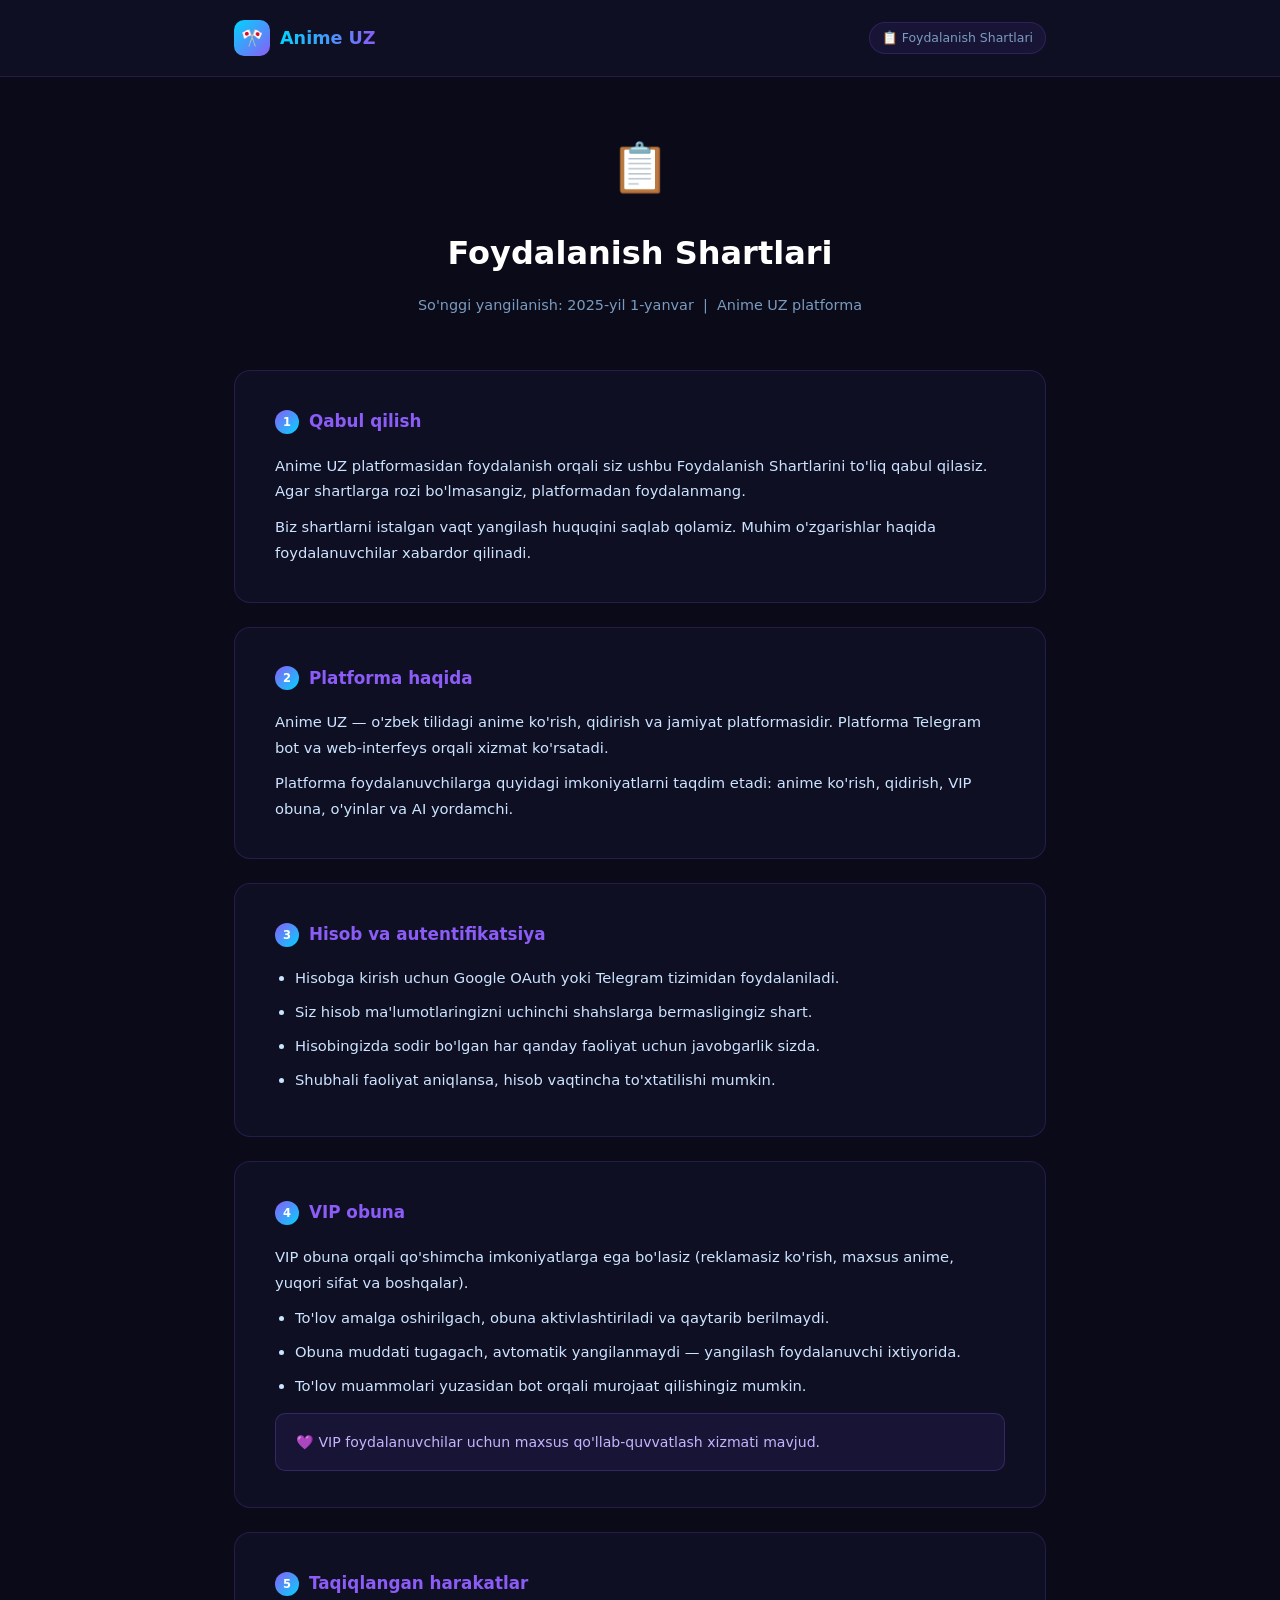
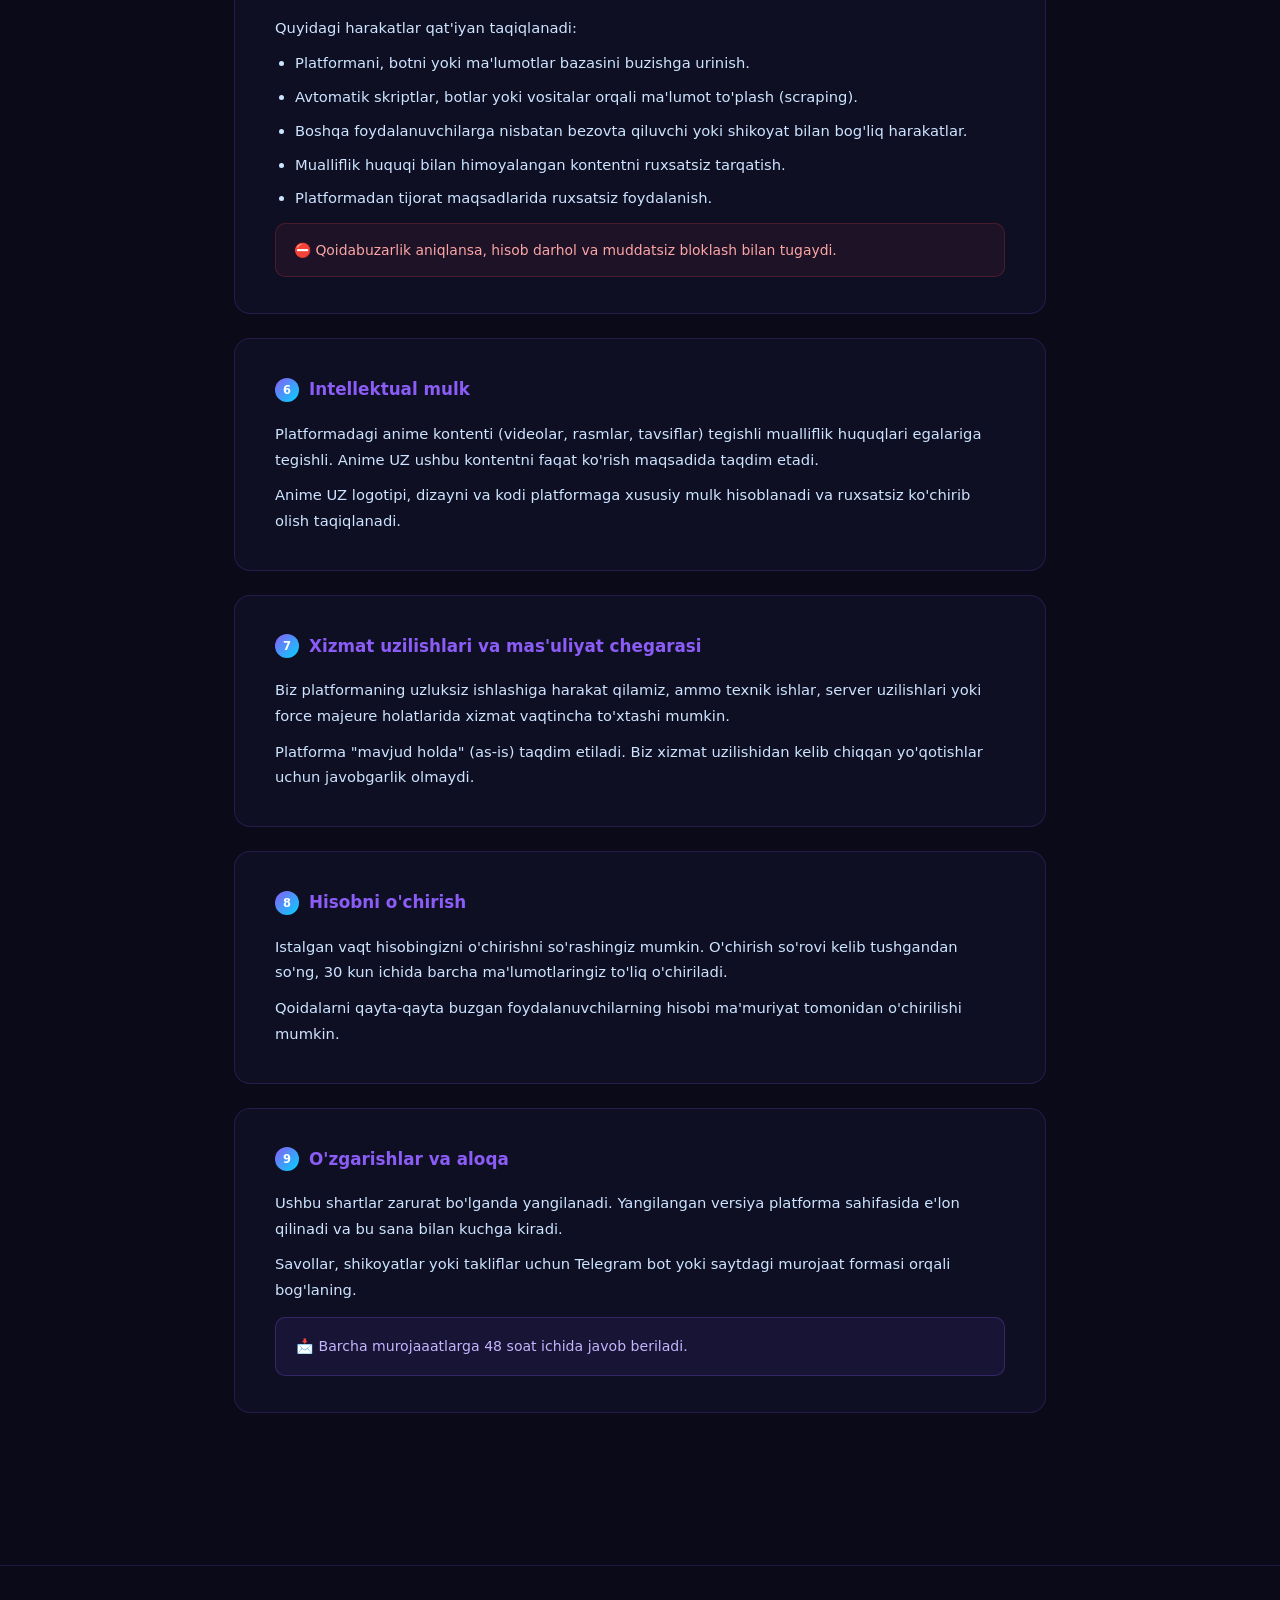
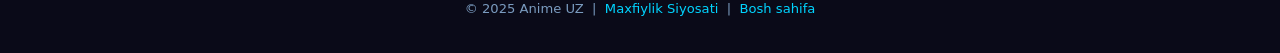
<file: terms.html>
<!DOCTYPE html>
<html lang="uz">
<head>
  <meta charset="UTF-8" />
  <meta name="viewport" content="width=device-width, initial-scale=1.0" />
  <title>Foydalanish Shartlari — Anime UZ</title>
  <style>
    :root {
      --bg:       #0a0a18;
      --surface:  #0f0f24;
      --border:   rgba(139,92,246,0.18);
      --accent:   #8b5cf6;
      --accent2:  #00d4ff;
      --text:     #cce4ff;
      --muted:    #7a9bbf;
      --heading:  #ffffff;
    }

    * { box-sizing: border-box; margin: 0; padding: 0; }

    body {
      background: var(--bg);
      color: var(--text);
      font-family: 'Segoe UI', system-ui, sans-serif;
      line-height: 1.75;
      min-height: 100vh;
    }

    /* ── Header ── */
    header {
      background: var(--surface);
      border-bottom: 1px solid var(--border);
      padding: 20px 0;
      position: sticky;
      top: 0;
      z-index: 100;
      backdrop-filter: blur(12px);
    }
    .header-inner {
      max-width: 860px;
      margin: 0 auto;
      padding: 0 24px;
      display: flex;
      align-items: center;
      gap: 16px;
    }
    .logo-link {
      display: flex;
      align-items: center;
      gap: 10px;
      text-decoration: none;
    }
    .logo-icon {
      width: 36px; height: 36px;
      background: linear-gradient(135deg, var(--accent2), var(--accent));
      border-radius: 10px;
      display: flex; align-items: center; justify-content: center;
      font-size: 18px;
    }
    .logo-text {
      font-size: 1.1rem;
      font-weight: 700;
      background: linear-gradient(90deg, var(--accent2), var(--accent));
      -webkit-background-clip: text;
      -webkit-text-fill-color: transparent;
    }
    .page-label {
      margin-left: auto;
      font-size: 0.78rem;
      color: var(--muted);
      background: rgba(139,92,246,0.08);
      border: 1px solid var(--border);
      padding: 4px 12px;
      border-radius: 20px;
    }

    /* ── Main ── */
    main {
      max-width: 860px;
      margin: 48px auto;
      padding: 0 24px 80px;
    }

    .doc-hero {
      text-align: center;
      margin-bottom: 52px;
    }
    .doc-hero .icon {
      font-size: 3rem;
      margin-bottom: 16px;
      display: block;
    }
    .doc-hero h1 {
      font-size: 2rem;
      color: var(--heading);
      margin-bottom: 12px;
    }
    .doc-hero p {
      color: var(--muted);
      font-size: 0.9rem;
    }

    .doc-card {
      background: var(--surface);
      border: 1px solid var(--border);
      border-radius: 16px;
      padding: 36px 40px;
      margin-bottom: 24px;
      transition: border-color 0.2s;
    }
    .doc-card:hover { border-color: rgba(139,92,246,0.35); }

    .doc-card h2 {
      color: var(--accent);
      font-size: 1.05rem;
      margin-bottom: 16px;
      display: flex;
      align-items: center;
      gap: 10px;
    }
    .doc-card h2 .num {
      background: linear-gradient(135deg, var(--accent), var(--accent2));
      color: #fff;
      font-size: 0.72rem;
      font-weight: 800;
      width: 24px; height: 24px;
      border-radius: 50%;
      display: inline-flex;
      align-items: center; justify-content: center;
      flex-shrink: 0;
    }
    .doc-card p { color: var(--text); font-size: 0.92rem; margin-bottom: 10px; }
    .doc-card p:last-child { margin-bottom: 0; }
    .doc-card ul {
      padding-left: 20px;
      color: var(--text);
      font-size: 0.92rem;
    }
    .doc-card ul li { margin-bottom: 8px; }

    .warn-box {
      background: rgba(139,92,246,0.08);
      border: 1px solid rgba(139,92,246,0.25);
      border-radius: 10px;
      padding: 16px 20px;
      margin-top: 14px;
      font-size: 0.88rem;
      color: #c4b5fd;
    }

    .danger-box {
      background: rgba(239,68,68,0.07);
      border: 1px solid rgba(239,68,68,0.2);
      border-radius: 10px;
      padding: 14px 18px;
      margin-top: 12px;
      font-size: 0.87rem;
      color: #fca5a5;
    }

    /* ── Footer ── */
    footer {
      text-align: center;
      padding: 32px 24px;
      border-top: 1px solid var(--border);
      color: var(--muted);
      font-size: 0.82rem;
    }
    footer a { color: var(--accent2); text-decoration: none; }
    footer a:hover { text-decoration: underline; }

    @media (max-width: 600px) {
      .doc-card { padding: 24px 20px; }
      .doc-hero h1 { font-size: 1.5rem; }
    }
  </style>
</head>
<body>

<header>
  <div class="header-inner">
    <a href="/" class="logo-link">
      <div class="logo-icon">🎌</div>
      <span class="logo-text">Anime UZ</span>
    </a>
    <span class="page-label">📋 Foydalanish Shartlari</span>
  </div>
</header>

<main>
  <div class="doc-hero">
    <span class="icon">📋</span>
    <h1>Foydalanish Shartlari</h1>
    <p>So'nggi yangilanish: 2025-yil 1-yanvar &nbsp;|&nbsp; Anime UZ platforma</p>
  </div>

  <div class="doc-card">
    <h2><span class="num">1</span> Qabul qilish</h2>
    <p>Anime UZ platformasidan foydalanish orqali siz ushbu Foydalanish Shartlarini to'liq qabul qilasiz. Agar shartlarga rozi bo'lmasangiz, platformadan foydalanmang.</p>
    <p>Biz shartlarni istalgan vaqt yangilash huquqini saqlab qolamiz. Muhim o'zgarishlar haqida foydalanuvchilar xabardor qilinadi.</p>
  </div>

  <div class="doc-card">
    <h2><span class="num">2</span> Platforma haqida</h2>
    <p>Anime UZ — o'zbek tilidagi anime ko'rish, qidirish va jamiyat platformasidir. Platforma Telegram bot va web-interfeys orqali xizmat ko'rsatadi.</p>
    <p>Platforma foydalanuvchilarga quyidagi imkoniyatlarni taqdim etadi: anime ko'rish, qidirish, VIP obuna, o'yinlar va AI yordamchi.</p>
  </div>

  <div class="doc-card">
    <h2><span class="num">3</span> Hisob va autentifikatsiya</h2>
    <ul>
      <li>Hisobga kirish uchun Google OAuth yoki Telegram tizimidan foydalaniladi.</li>
      <li>Siz hisob ma'lumotlaringizni uchinchi shahslarga bermasligingiz shart.</li>
      <li>Hisobingizda sodir bo'lgan har qanday faoliyat uchun javobgarlik sizda.</li>
      <li>Shubhali faoliyat aniqlansa, hisob vaqtincha to'xtatilishi mumkin.</li>
    </ul>
  </div>

  <div class="doc-card">
    <h2><span class="num">4</span> VIP obuna</h2>
    <p>VIP obuna orqali qo'shimcha imkoniyatlarga ega bo'lasiz (reklamasiz ko'rish, maxsus anime, yuqori sifat va boshqalar).</p>
    <ul>
      <li>To'lov amalga oshirilgach, obuna aktivlashtiriladi va qaytarib berilmaydi.</li>
      <li>Obuna muddati tugagach, avtomatik yangilanmaydi — yangilash foydalanuvchi ixtiyorida.</li>
      <li>To'lov muammolari yuzasidan bot orqali murojaat qilishingiz mumkin.</li>
    </ul>
    <div class="warn-box">💜 VIP foydalanuvchilar uchun maxsus qo'llab-quvvatlash xizmati mavjud.</div>
  </div>

  <div class="doc-card">
    <h2><span class="num">5</span> Taqiqlangan harakatlar</h2>
    <p>Quyidagi harakatlar qat'iyan taqiqlanadi:</p>
    <ul>
      <li>Platformani, botni yoki ma'lumotlar bazasini buzishga urinish.</li>
      <li>Avtomatik skriptlar, botlar yoki vositalar orqali ma'lumot to'plash (scraping).</li>
      <li>Boshqa foydalanuvchilarga nisbatan bezovta qiluvchi yoki shikoyat bilan bog'liq harakatlar.</li>
      <li>Mualliflik huquqi bilan himoyalangan kontentni ruxsatsiz tarqatish.</li>
      <li>Platformadan tijorat maqsadlarida ruxsatsiz foydalanish.</li>
    </ul>
    <div class="danger-box">⛔ Qoidabuzarlik aniqlansa, hisob darhol va muddatsiz bloklash bilan tugaydi.</div>
  </div>

  <div class="doc-card">
    <h2><span class="num">6</span> Intellektual mulk</h2>
    <p>Platformadagi anime kontenti (videolar, rasmlar, tavsiflar) tegishli mualliflik huquqlari egalariga tegishli. Anime UZ ushbu kontentni faqat ko'rish maqsadida taqdim etadi.</p>
    <p>Anime UZ logotipi, dizayni va kodi platformaga xususiy mulk hisoblanadi va ruxsatsiz ko'chirib olish taqiqlanadi.</p>
  </div>

  <div class="doc-card">
    <h2><span class="num">7</span> Xizmat uzilishlari va mas'uliyat chegarasi</h2>
    <p>Biz platformaning uzluksiz ishlashiga harakat qilamiz, ammo texnik ishlar, server uzilishlari yoki force majeure holatlarida xizmat vaqtincha to'xtashi mumkin.</p>
    <p>Platforma "mavjud holda" (as-is) taqdim etiladi. Biz xizmat uzilishidan kelib chiqqan yo'qotishlar uchun javobgarlik olmaydi.</p>
  </div>

  <div class="doc-card">
    <h2><span class="num">8</span> Hisobni o'chirish</h2>
    <p>Istalgan vaqt hisobingizni o'chirishni so'rashingiz mumkin. O'chirish so'rovi kelib tushgandan so'ng, 30 kun ichida barcha ma'lumotlaringiz to'liq o'chiriladi.</p>
    <p>Qoidalarni qayta-qayta buzgan foydalanuvchilarning hisobi ma'muriyat tomonidan o'chirilishi mumkin.</p>
  </div>

  <div class="doc-card">
    <h2><span class="num">9</span> O'zgarishlar va aloqa</h2>
    <p>Ushbu shartlar zarurat bo'lganda yangilanadi. Yangilangan versiya platforma sahifasida e'lon qilinadi va bu sana bilan kuchga kiradi.</p>
    <p>Savollar, shikoyatlar yoki takliflar uchun Telegram bot yoki saytdagi murojaat formasi orqali bog'laning.</p>
    <div class="warn-box">📩 Barcha murojaaatlarga 48 soat ichida javob beriladi.</div>
  </div>
</main>

<footer>
  <p>© 2025 Anime UZ &nbsp;|&nbsp; <a href="/privacy">Maxfiylik Siyosati</a> &nbsp;|&nbsp; <a href="/">Bosh sahifa</a></p>
</footer>

</body>
</html>
</file>
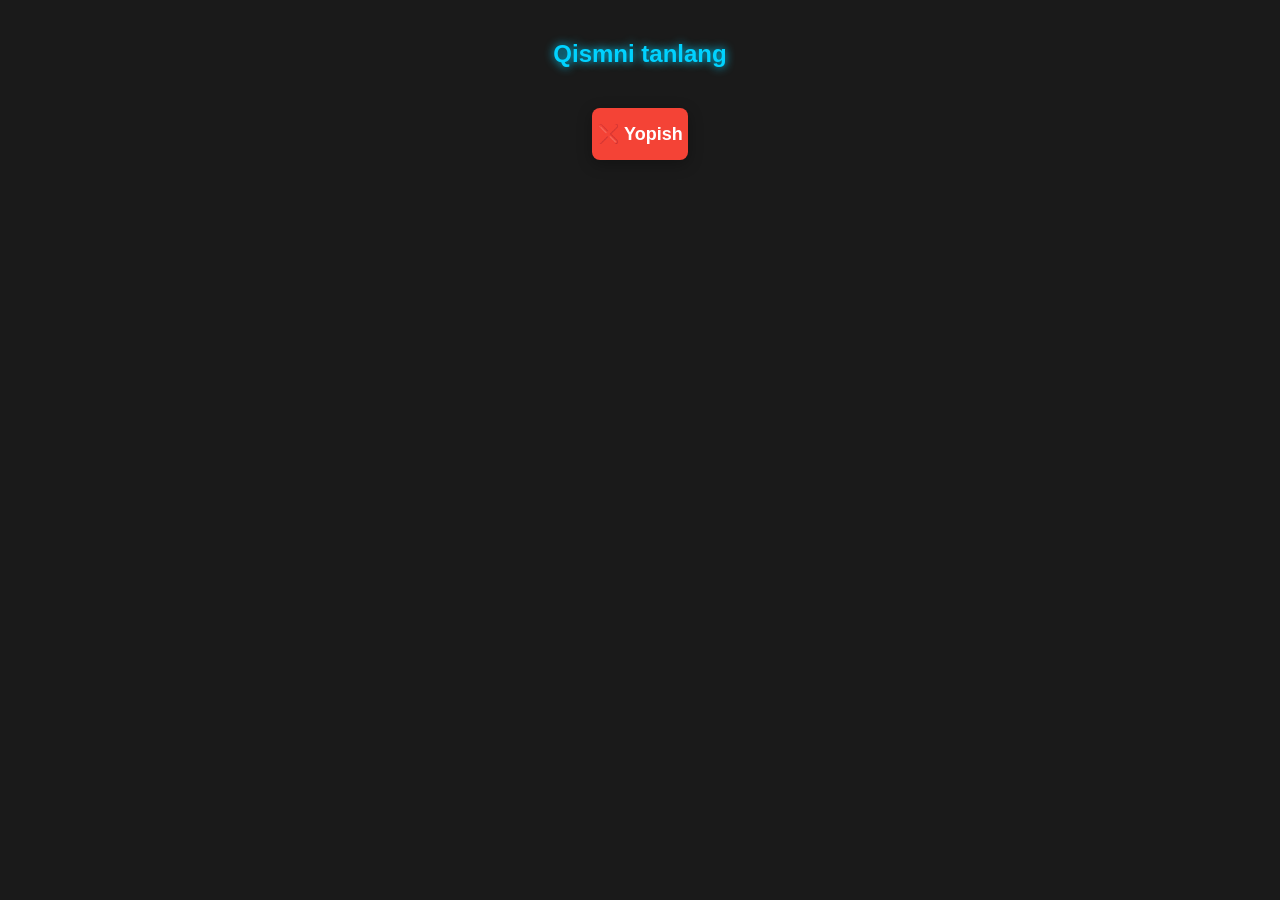
<file: webapp.html>
<!DOCTYPE html>
<html lang="uz">
<head>
    <meta charset="UTF-8">
    <meta name="viewport" content="width=device-width, initial-scale=1.0">
    <title>Qismlar Tanlash</title>
    <script src="https://telegram.org/js/telegram-web-app.js"></script>
    <style>
        /* Cyberpunk va Anime stili */
        body {
            background-color: #1a1a1a;
            color: white;
            font-family: 'Segoe UI', Tahoma, Geneva, Verdana, sans-serif;
            display: flex;
            flex-direction: column;
            align-items: center;
            padding: 20px;
            margin: 0;
        }

        h2 { color: #00d2ff; margin-bottom: 20px; text-shadow: 0 0 10px #00d2ff; }

        .grid-container {
            display: grid;
            grid-template-columns: repeat(4, 1fr); /* 4 ta ustun */
            gap: 15px;
            width: 100%;
            max-width: 400px;
        }

        .btn-episode {
            background: #4caf50; /* Yashil rang (rasmdagidek) */
            border: none;
            border-radius: 8px;
            color: white;
            padding: 15px 5px;
            font-size: 18px;
            font-weight: bold;
            cursor: pointer;
            transition: 0.3s;
            box-shadow: 0 4px 15px rgba(0,0,0,0.3);
        }

        .btn-episode:active {
            transform: scale(0.9);
            background: #45a049;
        }

        /* Alohida ranglar uchun klasslar */
        .btn-close {
            grid-column: span 4; /* Butun qatorni egallaydi */
            background: #f44336; /* Qizil rang */
            margin-top: 20px;
        }

        .btn-download {
            grid-column: span 4;
            background: #2196f3; /* Ko'k rang */
        }
    </style>
</head>
<body>

    <h2>Qismni tanlang</h2>

    <div class="grid-container" id="buttons-grid">
        </div>

    <button class="btn-episode btn-close" onclick="sendToBot('Yopish')">❌ Yopish</button>

    <script>
        const tg = window.Telegram.WebApp;
        tg.expand();

        const grid = document.getElementById('buttons-grid');
        const totalEpisodes = 12; // Qismlar sonini o'zgartirishingiz mumkin

        // Dinamik tugmalarni yaratish
        for (let i = 1; i <= totalEpisodes; i++) {
            const btn = document.createElement('button');
            btn.className = 'btn-episode';
            btn.innerText = i;
            btn.onclick = () => sendToBot(i + "-qism");
            grid.appendChild(btn);
        }

        function sendToBot(data) {
            // Telegram botga ma'lumot yuborish
            if (tg.sendData) {
                tg.sendData(data);
                tg.close();
            } else {
                alert("Xato: WebApp klaviatura orqali ochilishi kerak!");
            }
        }
    </script>
</body>
</html>
</file>
